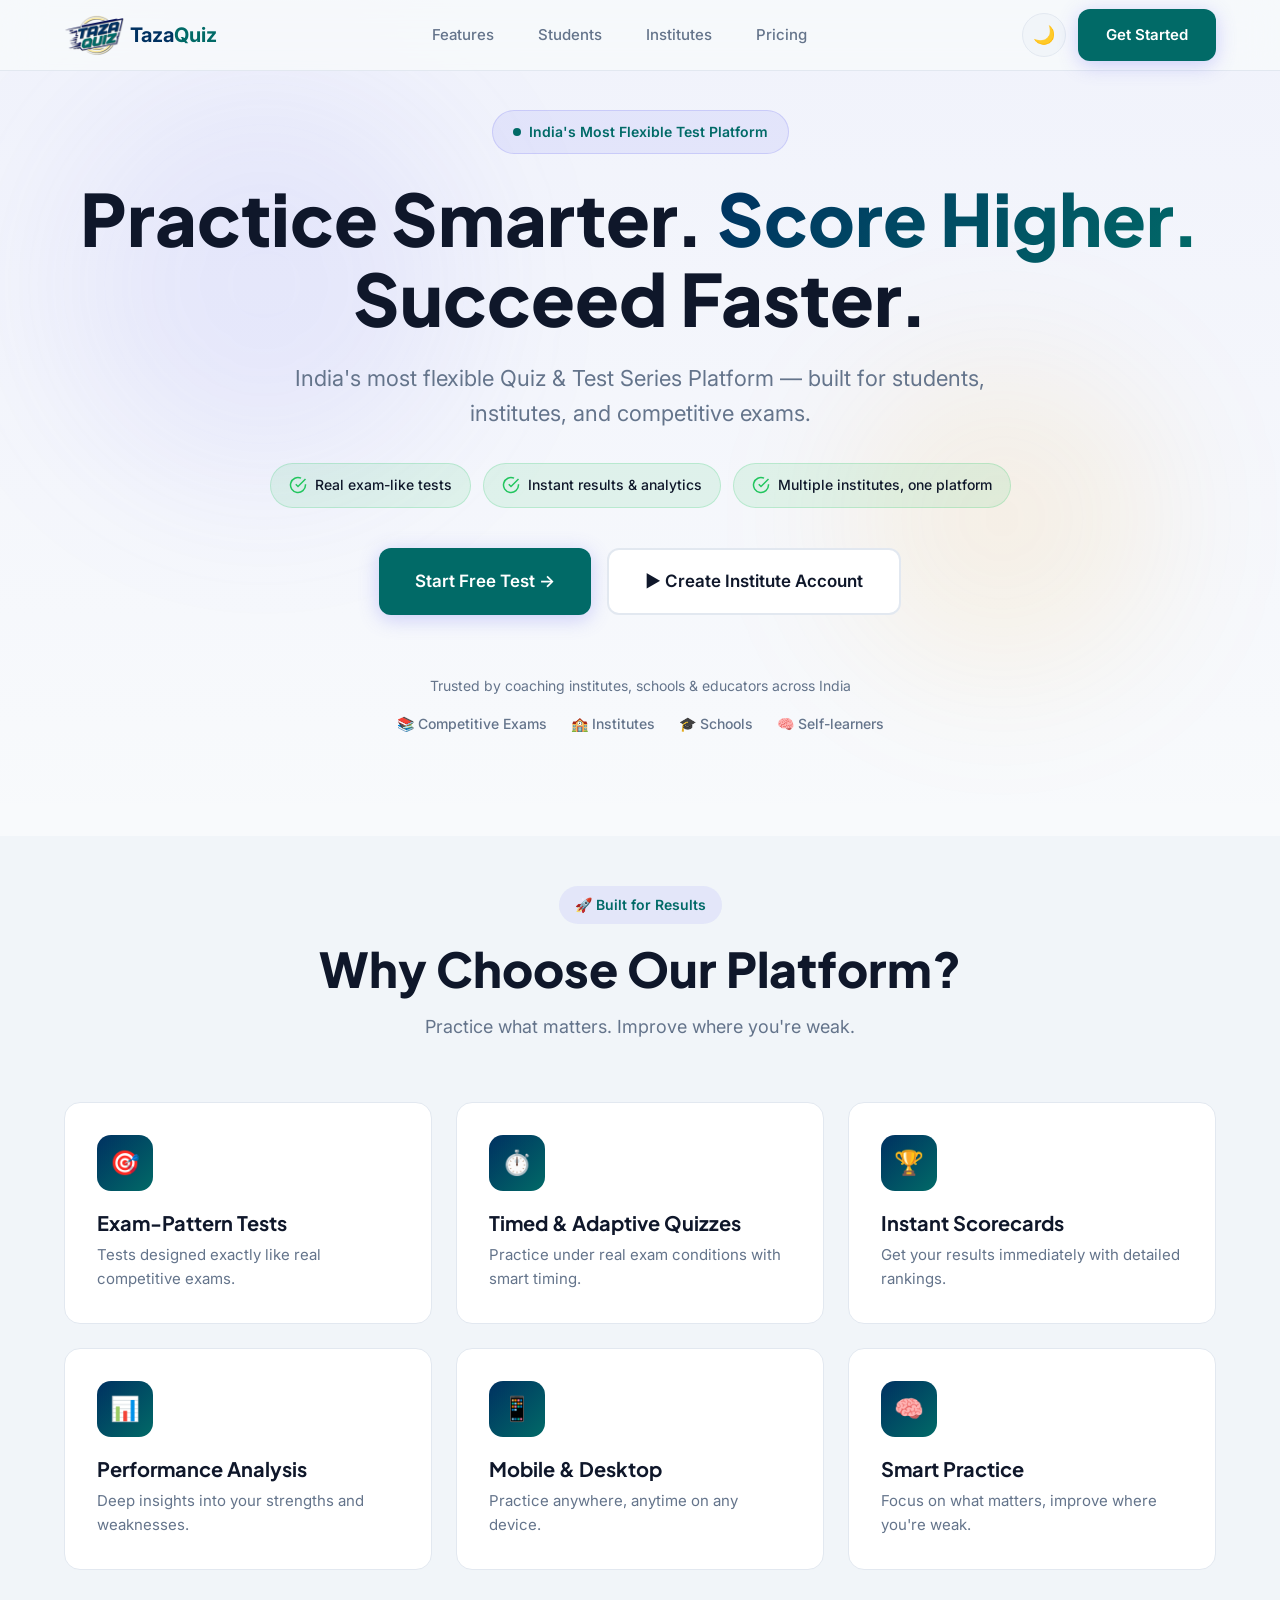
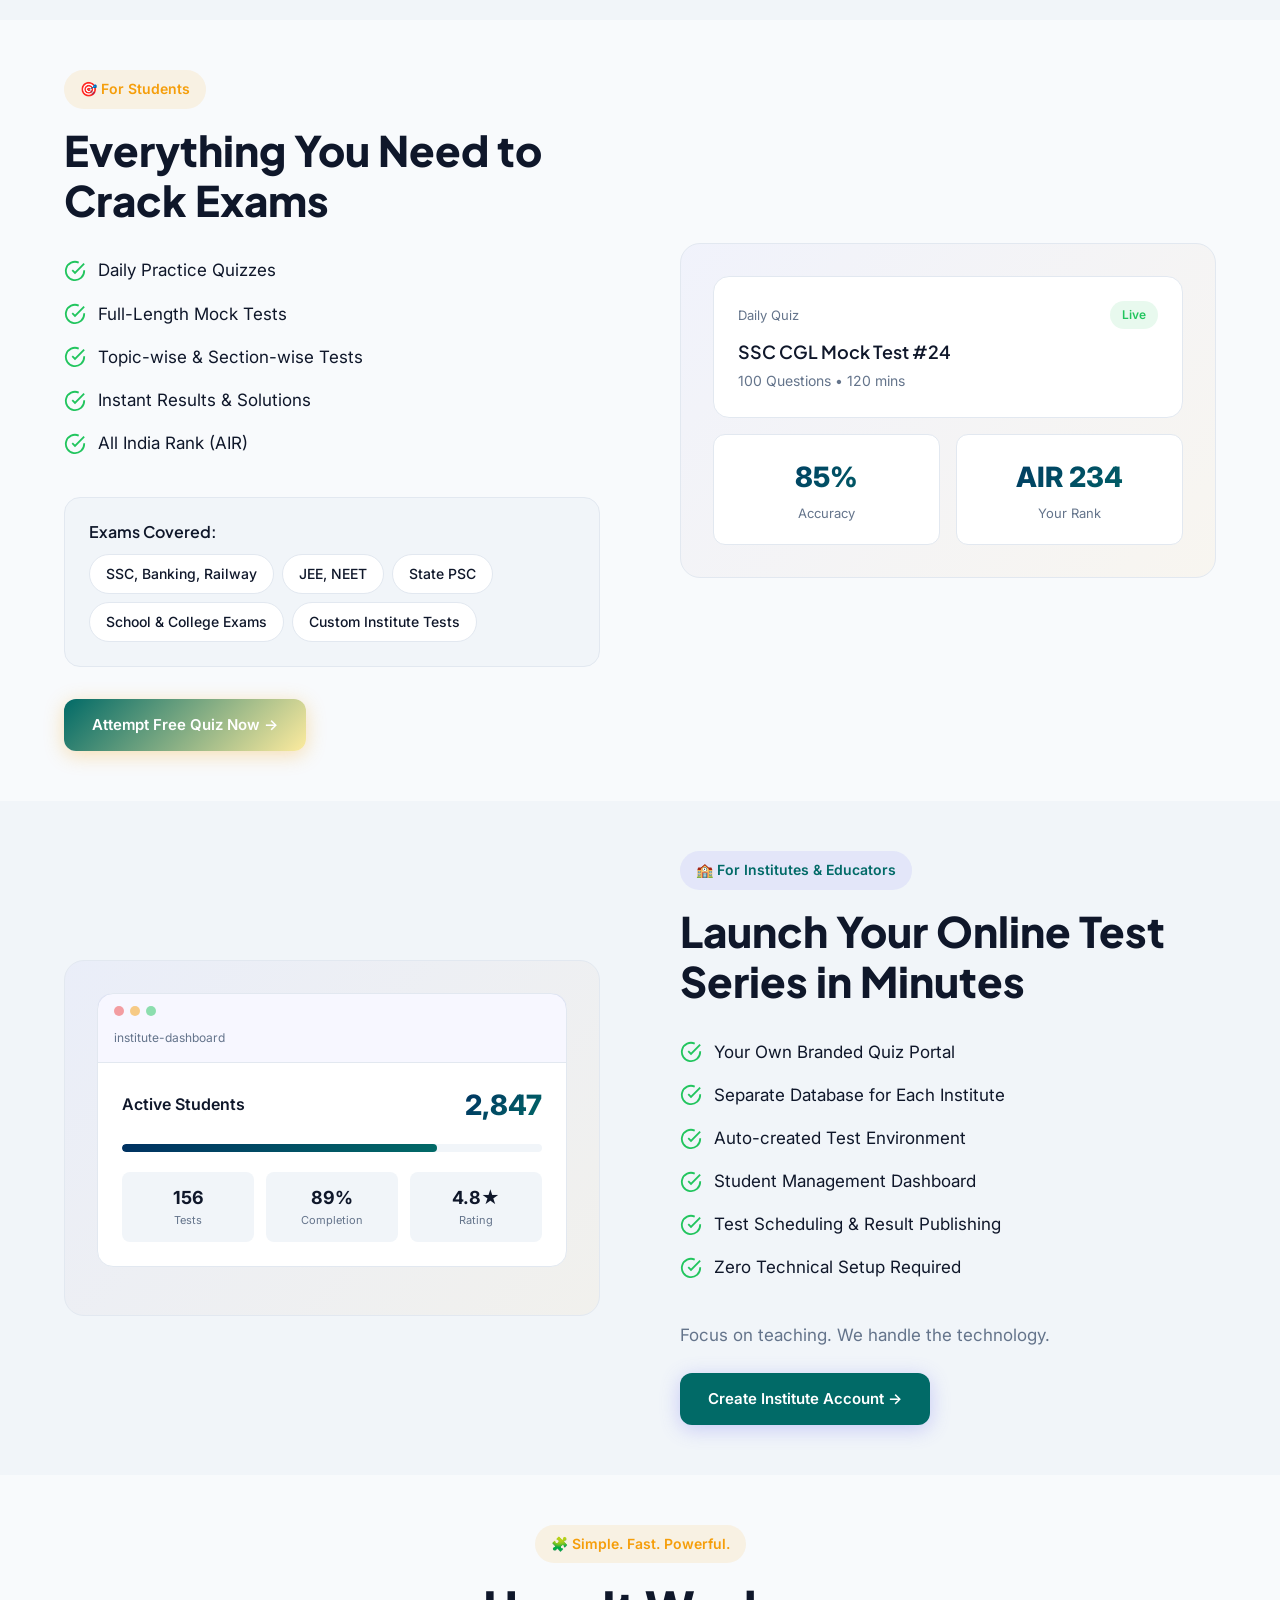
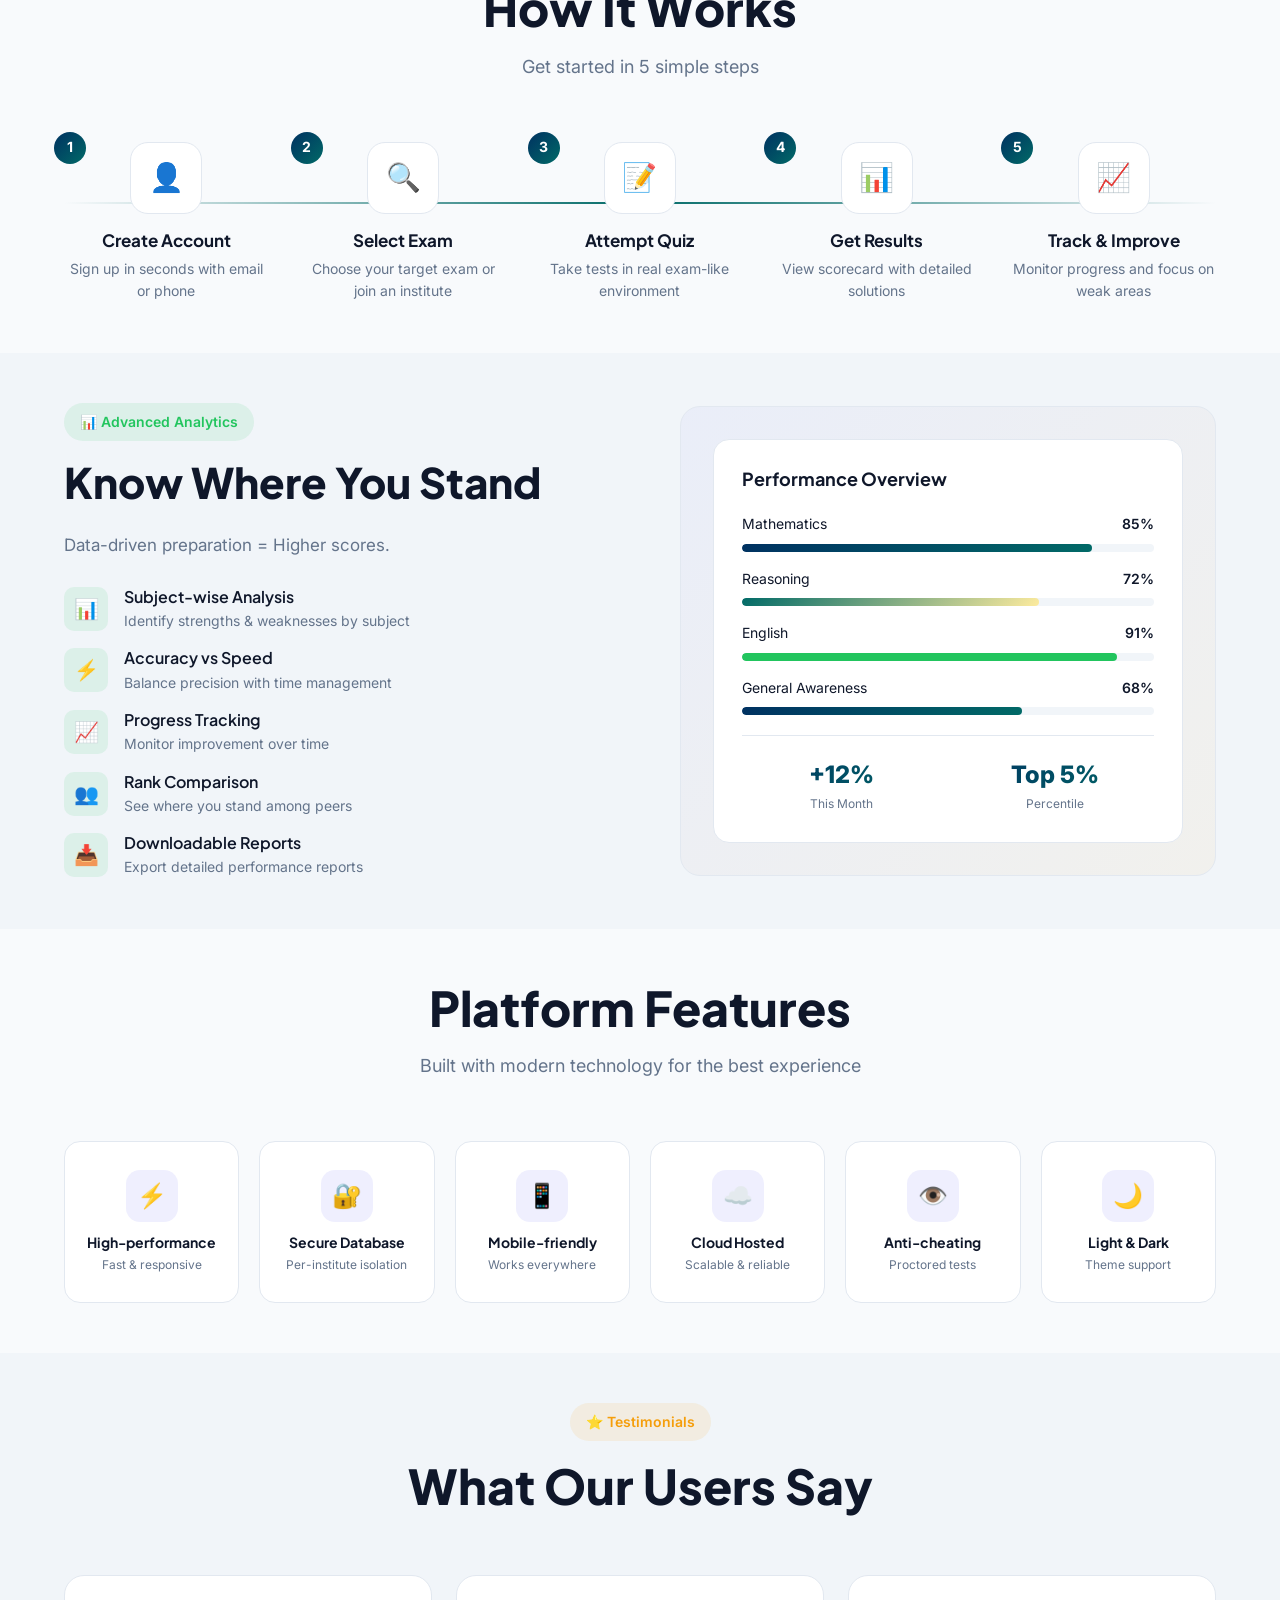
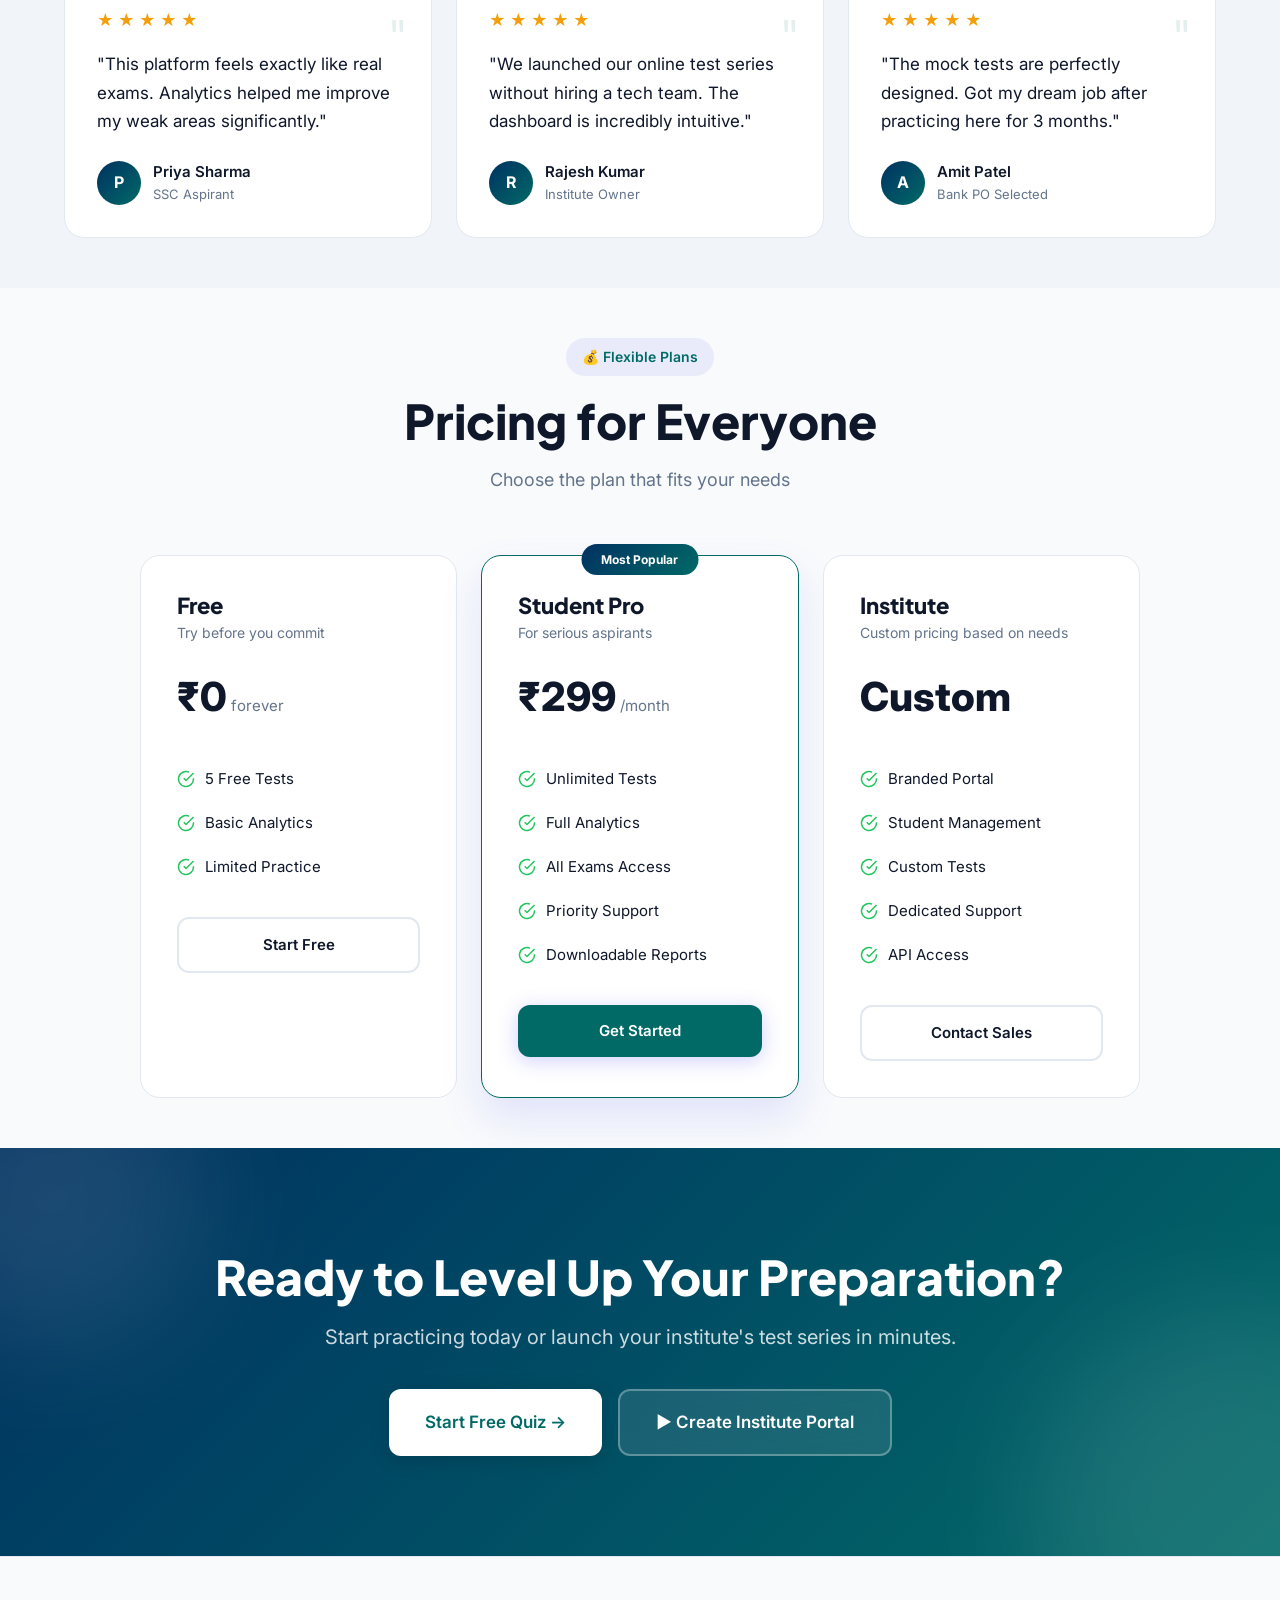
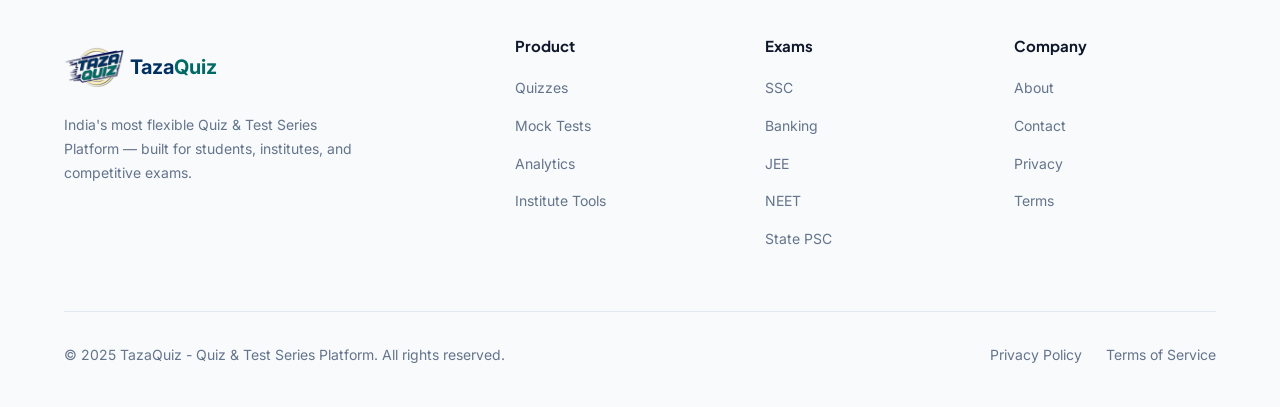
<file: index.html>
<!DOCTYPE html>
<html lang="en">
<head>
    <meta charset="UTF-8">
    <meta name="viewport" content="width=device-width, initial-scale=1.0">
    <title>Taza Quiz - Practice Smarter, Score Higher, Succeed Faster</title>

    <!-- Social Media Share : TazaQuiz -->
    <meta property="og:title" content="TazaQuiz – Test Series, Quizzes & Courses" />
    <meta property="og:site_name" content="TazaQuiz" />
    <meta property="og:url" content="https://tazaquiz.com" />
    <meta property="og:description" content="TazaQuiz offers smart test series, interactive quizzes, and structured courses to help you practice better, score higher, and succeed faster." />
    <meta property="og:type" content="website" />
    <meta property="og:image" content="https://tazaquiz.com/assets/logo.png" />

    <!-- Twitter Cards -->
    <meta name="twitter:card" content="summary_large_image" />
    <meta name="twitter:title" content="TazaQuiz – Test Series, Quizzes & Courses" />
    <meta name="twitter:description" content="Practice with exam-ready test series, quizzes, and courses on TazaQuiz. Built for students and institutes." />
    <meta name="twitter:site" content="@TazaQuiz" />
    <meta name="twitter:creator" content="@TazaQuiz" />
    <meta name="twitter:image" content="https://tazaquiz.com/assets/logo.png" />


    <!-- Favicon -->
    <link rel="apple-touch-icon" sizes="180x180" href="/assets/180.png">
    <link rel="icon" type="image/png" sizes="32x32" href="/assets/32.png">
    <link rel="icon" type="image/png" sizes="16x16" href="/assets/16.png">
    <link rel="manifest" href="/site.webmanifest">
    <!-- Browser Theme Colors -->
    <meta name="msapplication-TileColor" content="#003161">
    <meta name="theme-color" content="#003161">

    <meta name="description" content="India's most flexible Quiz & Test Series Platform — built for students, institutes, and competitive exams.">
    <meta name="keywords" content="quiz, test series, mock tests, SSC, Banking, JEE, NEET, competitive exams">
    <link rel="preconnect" href="https://fonts.googleapis.com">
    <link rel="preconnect" href="https://fonts.gstatic.com" crossorigin>
    <link href="https://fonts.googleapis.com/css2?family=Inter:wght@400;500;600;700;800&family=Plus+Jakarta+Sans:wght@600;700;800&display=swap" rel="stylesheet">
   <link href="./libs/styles.css" rel="stylesheet" />
</head>
<body>
    <!-- Header -->
    <header class="header">
        <div class="container">
            <div class="header-inner">
                <a href="#" class="logo">
                    <div class="logo-icon">
                        <img src="./assets/logo.png" alt="" srcset="">
                    </div>
                    <span style="color: var(--primary-dark)">Taza<span style="color: var(--primary)">Quiz</span></span>
                </a>

                <nav class="nav">
                    <a href="#features" class="nav-link">Features</a>
                    <a href="#students" class="nav-link">Students</a>
                    <a href="#institutes" class="nav-link">Institutes</a>
                    <a href="#pricing" class="nav-link">Pricing</a>
                </nav>

                <div class="header-actions">
                    <button class="theme-toggle" onclick="toggleTheme()" aria-label="Toggle theme">
                        <span class="theme-icon">🌙</span>
                    </button>
                    <!-- <a href="#" class="btn btn-secondary">Login</a> -->
                    <a href="#" class="btn btn-primary">Get Started</a>
                    <button class="mobile-menu-btn" onclick="toggleMobileMenu()" aria-label="Menu">
                        <span></span>
                        <span></span>
                        <span></span>
                    </button>
                </div>
            </div>

            <nav class="mobile-nav" id="mobileNav">
                <a href="#features">Features</a>
                <a href="#students">Students</a>
                <a href="#institutes">Institutes</a>
                <a href="#pricing">Pricing</a>
                <a href="#">Login</a>
                <a href="#" class="btn btn-primary" style="margin-top: 12px; display: block; text-align: center;">Get Started</a>
            </nav>
        </div>
    </header>

    <!-- Hero Section -->
    <section class="hero">
        <div class="hero-blob hero-blob-1"></div>
        <div class="hero-blob hero-blob-2"></div>

        <div class="container">
            <div class="hero-badge animate-fade-up">India's Most Flexible Test Platform</div>

            <h1 class="hero-title animate-fade-up delay-1">
                Practice Smarter. <span class="gradient-text">Score Higher.</span><br>Succeed Faster.
            </h1>

            <p class="hero-desc animate-fade-up delay-2">
                India's most flexible Quiz & Test Series Platform — built for students, institutes, and competitive exams.
            </p>

            <div class="hero-features animate-fade-up delay-3">
                <div class="hero-feature">
                    <svg viewBox="0 0 24 24" fill="none" stroke="currentColor" stroke-width="2"><path d="M22 11.08V12a10 10 0 1 1-5.93-9.14"/><polyline points="22 4 12 14.01 9 11.01"/></svg>
                    Real exam-like tests
                </div>
                <div class="hero-feature">
                    <svg viewBox="0 0 24 24" fill="none" stroke="currentColor" stroke-width="2"><path d="M22 11.08V12a10 10 0 1 1-5.93-9.14"/><polyline points="22 4 12 14.01 9 11.01"/></svg>
                    Instant results & analytics
                </div>
                <div class="hero-feature">
                    <svg viewBox="0 0 24 24" fill="none" stroke="currentColor" stroke-width="2"><path d="M22 11.08V12a10 10 0 1 1-5.93-9.14"/><polyline points="22 4 12 14.01 9 11.01"/></svg>
                    Multiple institutes, one platform
                </div>
            </div>

            <div class="hero-buttons animate-fade-up delay-4">
                <a href="#" class="btn btn-primary btn-lg">Start Free Test →</a>
                <a href="#" class="btn btn-secondary btn-lg">▶ Create Institute Account</a>
            </div>

            <p class="hero-trust animate-fade-up delay-5">Trusted by coaching institutes, schools & educators across India</p>
            <div class="hero-trust-items animate-fade-up delay-5">
                <span class="hero-trust-item">📚 Competitive Exams</span>
                <span class="hero-trust-item">🏫 Institutes</span>
                <span class="hero-trust-item">🎓 Schools</span>
                <span class="hero-trust-item">🧠 Self-learners</span>
            </div>
        </div>
    </section>

    <!-- Features Section -->
    <section id="features" class="section section-alt">
        <div class="container">
            <div class="section-header reveal">
                <div class="section-badge">🚀 Built for Results</div>
                <h2 class="section-title">Why Choose Our Platform?</h2>
                <p class="section-desc">Practice what matters. Improve where you're weak.</p>
            </div>

            <div class="features-grid">
                <div class="feature-card reveal">
                    <div class="feature-icon">🎯</div>
                    <h3 class="feature-title">Exam-Pattern Tests</h3>
                    <p class="feature-desc">Tests designed exactly like real competitive exams.</p>
                </div>
                <div class="feature-card reveal">
                    <div class="feature-icon">⏱️</div>
                    <h3 class="feature-title">Timed & Adaptive Quizzes</h3>
                    <p class="feature-desc">Practice under real exam conditions with smart timing.</p>
                </div>
                <div class="feature-card reveal">
                    <div class="feature-icon">🏆</div>
                    <h3 class="feature-title">Instant Scorecards</h3>
                    <p class="feature-desc">Get your results immediately with detailed rankings.</p>
                </div>
                <div class="feature-card reveal">
                    <div class="feature-icon">📊</div>
                    <h3 class="feature-title">Performance Analysis</h3>
                    <p class="feature-desc">Deep insights into your strengths and weaknesses.</p>
                </div>
                <div class="feature-card reveal">
                    <div class="feature-icon">📱</div>
                    <h3 class="feature-title">Mobile & Desktop</h3>
                    <p class="feature-desc">Practice anywhere, anytime on any device.</p>
                </div>
                <div class="feature-card reveal">
                    <div class="feature-icon">🧠</div>
                    <h3 class="feature-title">Smart Practice</h3>
                    <p class="feature-desc">Focus on what matters, improve where you're weak.</p>
                </div>
            </div>
        </div>
    </section>

    <!-- For Students Section -->
    <section id="students" class="section">
        <div class="container">
            <div class="split-section">
                <div class="split-content reveal">
                    <div class="section-badge" style="background: rgba(245, 158, 11, 0.1); color: var(--accent);">🎯 For Students</div>
                    <h2 class="split-title">Everything You Need to Crack Exams</h2>

                    <ul class="feature-list">
                        <li>
                            <svg viewBox="0 0 24 24" fill="none" stroke="currentColor" stroke-width="2"><path d="M22 11.08V12a10 10 0 1 1-5.93-9.14"/><polyline points="22 4 12 14.01 9 11.01"/></svg>
                            Daily Practice Quizzes
                        </li>
                        <li>
                            <svg viewBox="0 0 24 24" fill="none" stroke="currentColor" stroke-width="2"><path d="M22 11.08V12a10 10 0 1 1-5.93-9.14"/><polyline points="22 4 12 14.01 9 11.01"/></svg>
                            Full-Length Mock Tests
                        </li>
                        <li>
                            <svg viewBox="0 0 24 24" fill="none" stroke="currentColor" stroke-width="2"><path d="M22 11.08V12a10 10 0 1 1-5.93-9.14"/><polyline points="22 4 12 14.01 9 11.01"/></svg>
                            Topic-wise & Section-wise Tests
                        </li>
                        <li>
                            <svg viewBox="0 0 24 24" fill="none" stroke="currentColor" stroke-width="2"><path d="M22 11.08V12a10 10 0 1 1-5.93-9.14"/><polyline points="22 4 12 14.01 9 11.01"/></svg>
                            Instant Results & Solutions
                        </li>
                        <li>
                            <svg viewBox="0 0 24 24" fill="none" stroke="currentColor" stroke-width="2"><path d="M22 11.08V12a10 10 0 1 1-5.93-9.14"/><polyline points="22 4 12 14.01 9 11.01"/></svg>
                            All India Rank (AIR)
                        </li>
                    </ul>

                    <div class="exams-box">
                        <h4>Exams Covered:</h4>
                        <div class="exam-tags">
                            <span class="exam-tag">SSC, Banking, Railway</span>
                            <span class="exam-tag">JEE, NEET</span>
                            <span class="exam-tag">State PSC</span>
                            <span class="exam-tag">School & College Exams</span>
                            <span class="exam-tag">Custom Institute Tests</span>
                        </div>
                    </div>

                    <a href="#" class="btn btn-accent">Attempt Free Quiz Now →</a>
                </div>

                <div class="split-visual reveal">
                    <div class="visual-card">
                        <div class="mock-card">
                            <div class="mock-card-header">
                                <span class="mock-card-label">Daily Quiz</span>
                                <span class="mock-card-badge">Live</span>
                            </div>
                            <h4 class="mock-card-title">SSC CGL Mock Test #24</h4>
                            <p class="mock-card-meta">100 Questions • 120 mins</p>
                        </div>
                        <div class="stats-row">
                            <div class="stat-card">
                                <div class="stat-value">85%</div>
                                <div class="stat-label">Accuracy</div>
                            </div>
                            <div class="stat-card">
                                <div class="stat-value">AIR 234</div>
                                <div class="stat-label">Your Rank</div>
                            </div>
                        </div>
                    </div>
                </div>
            </div>
        </div>
    </section>

    <!-- For Institutes Section -->
    <section id="institutes" class="section section-alt">
        <div class="container">
            <div class="split-section">
                <div class="split-visual reveal">
                    <div class="visual-card">
                        <div class="mock-card">
                            <div style="background: rgba(99, 102, 241, 0.05); padding: 12px 16px; margin: -24px -24px 20px; border-radius: 12px 12px 0 0; border-bottom: 1px solid var(--border);">
                                <div style="display: flex; gap: 6px; margin-bottom: 8px;">
                                    <span style="width: 10px; height: 10px; border-radius: 50%; background: #ef4444; opacity: 0.5;"></span>
                                    <span style="width: 10px; height: 10px; border-radius: 50%; background: #f59e0b; opacity: 0.5;"></span>
                                    <span style="width: 10px; height: 10px; border-radius: 50%; background: #22c55e; opacity: 0.5;"></span>
                                </div>
                                <span style="font-size: 12px; color: var(--text-muted);">institute-dashboard</span>
                            </div>
                            <div style="display: flex; justify-content: space-between; align-items: center; margin-bottom: 16px;">
                                <span style="font-weight: 600;">Active Students</span>
                                <span class="stat-value">2,847</span>
                            </div>
                            <div class="progress-track" style="margin-bottom: 20px;">
                                <div class="progress-fill primary" style="width: 75%;"></div>
                            </div>
                            <div style="display: grid; grid-template-columns: repeat(3, 1fr); gap: 12px;">
                                <div style="text-align: center; padding: 12px; background: var(--bg-secondary); border-radius: 8px;">
                                    <div style="font-size: 18px; font-weight: 700;">156</div>
                                    <div style="font-size: 11px; color: var(--text-muted);">Tests</div>
                                </div>
                                <div style="text-align: center; padding: 12px; background: var(--bg-secondary); border-radius: 8px;">
                                    <div style="font-size: 18px; font-weight: 700;">89%</div>
                                    <div style="font-size: 11px; color: var(--text-muted);">Completion</div>
                                </div>
                                <div style="text-align: center; padding: 12px; background: var(--bg-secondary); border-radius: 8px;">
                                    <div style="font-size: 18px; font-weight: 700;">4.8★</div>
                                    <div style="font-size: 11px; color: var(--text-muted);">Rating</div>
                                </div>
                            </div>
                        </div>
                    </div>
                </div>

                <div class="split-content reveal">
                    <div class="section-badge">🏫 For Institutes & Educators</div>
                    <h2 class="split-title">Launch Your Online Test Series in Minutes</h2>

                    <ul class="feature-list">
                        <li>
                            <svg viewBox="0 0 24 24" fill="none" stroke="currentColor" stroke-width="2"><path d="M22 11.08V12a10 10 0 1 1-5.93-9.14"/><polyline points="22 4 12 14.01 9 11.01"/></svg>
                            Your Own Branded Quiz Portal
                        </li>
                        <li>
                            <svg viewBox="0 0 24 24" fill="none" stroke="currentColor" stroke-width="2"><path d="M22 11.08V12a10 10 0 1 1-5.93-9.14"/><polyline points="22 4 12 14.01 9 11.01"/></svg>
                            Separate Database for Each Institute
                        </li>
                        <li>
                            <svg viewBox="0 0 24 24" fill="none" stroke="currentColor" stroke-width="2"><path d="M22 11.08V12a10 10 0 1 1-5.93-9.14"/><polyline points="22 4 12 14.01 9 11.01"/></svg>
                            Auto-created Test Environment
                        </li>
                        <li>
                            <svg viewBox="0 0 24 24" fill="none" stroke="currentColor" stroke-width="2"><path d="M22 11.08V12a10 10 0 1 1-5.93-9.14"/><polyline points="22 4 12 14.01 9 11.01"/></svg>
                            Student Management Dashboard
                        </li>
                        <li>
                            <svg viewBox="0 0 24 24" fill="none" stroke="currentColor" stroke-width="2"><path d="M22 11.08V12a10 10 0 1 1-5.93-9.14"/><polyline points="22 4 12 14.01 9 11.01"/></svg>
                            Test Scheduling & Result Publishing
                        </li>
                        <li>
                            <svg viewBox="0 0 24 24" fill="none" stroke="currentColor" stroke-width="2"><path d="M22 11.08V12a10 10 0 1 1-5.93-9.14"/><polyline points="22 4 12 14.01 9 11.01"/></svg>
                            Zero Technical Setup Required
                        </li>
                    </ul>

                    <p style="color: var(--text-muted); margin-bottom: 24px; font-size: 17px;">Focus on teaching. We handle the technology.</p>

                    <a href="#" class="btn btn-primary">Create Institute Account →</a>
                </div>
            </div>
        </div>
    </section>

    <!-- How It Works Section -->
    <section class="section">
        <div class="container">
            <div class="section-header reveal">
                <div class="section-badge" style="background: rgba(245, 158, 11, 0.1); color: var(--accent);">🧩 Simple. Fast. Powerful.</div>
                <h2 class="section-title">How It Works</h2>
                <p class="section-desc">Get started in 5 simple steps</p>
            </div>

            <div class="steps-container">
                <div class="steps-line"></div>
                <div class="steps-grid">
                    <div class="step-card reveal">
                        <div class="step-number">1</div>
                        <div class="step-icon">👤</div>
                        <h3 class="step-title">Create Account</h3>
                        <p class="step-desc">Sign up in seconds with email or phone</p>
                    </div>
                    <div class="step-card reveal">
                        <div class="step-number">2</div>
                        <div class="step-icon">🔍</div>
                        <h3 class="step-title">Select Exam</h3>
                        <p class="step-desc">Choose your target exam or join an institute</p>
                    </div>
                    <div class="step-card reveal">
                        <div class="step-number">3</div>
                        <div class="step-icon">📝</div>
                        <h3 class="step-title">Attempt Quiz</h3>
                        <p class="step-desc">Take tests in real exam-like environment</p>
                    </div>
                    <div class="step-card reveal">
                        <div class="step-number">4</div>
                        <div class="step-icon">📊</div>
                        <h3 class="step-title">Get Results</h3>
                        <p class="step-desc">View scorecard with detailed solutions</p>
                    </div>
                    <div class="step-card reveal">
                        <div class="step-number">5</div>
                        <div class="step-icon">📈</div>
                        <h3 class="step-title">Track & Improve</h3>
                        <p class="step-desc">Monitor progress and focus on weak areas</p>
                    </div>
                </div>
            </div>
        </div>
    </section>

    <!-- Analytics Section -->
    <section class="section section-alt">
        <div class="container">
            <div class="split-section">
                <div class="split-content reveal">
                    <div class="section-badge" style="background: rgba(34, 197, 94, 0.1); color: var(--success);">📊 Advanced Analytics</div>
                    <h2 class="split-title">Know Where You Stand</h2>
                    <p style="color: var(--text-muted); font-size: 17px; margin-bottom: 28px;">Data-driven preparation = Higher scores.</p>

                    <div class="analytics-list">
                        <div class="analytics-item">
                            <div class="analytics-icon">📊</div>
                            <div>
                                <h4 class="analytics-title">Subject-wise Analysis</h4>
                                <p class="analytics-desc">Identify strengths & weaknesses by subject</p>
                            </div>
                        </div>
                        <div class="analytics-item">
                            <div class="analytics-icon">⚡</div>
                            <div>
                                <h4 class="analytics-title">Accuracy vs Speed</h4>
                                <p class="analytics-desc">Balance precision with time management</p>
                            </div>
                        </div>
                        <div class="analytics-item">
                            <div class="analytics-icon">📈</div>
                            <div>
                                <h4 class="analytics-title">Progress Tracking</h4>
                                <p class="analytics-desc">Monitor improvement over time</p>
                            </div>
                        </div>
                        <div class="analytics-item">
                            <div class="analytics-icon">👥</div>
                            <div>
                                <h4 class="analytics-title">Rank Comparison</h4>
                                <p class="analytics-desc">See where you stand among peers</p>
                            </div>
                        </div>
                        <div class="analytics-item">
                            <div class="analytics-icon">📥</div>
                            <div>
                                <h4 class="analytics-title">Downloadable Reports</h4>
                                <p class="analytics-desc">Export detailed performance reports</p>
                            </div>
                        </div>
                    </div>
                </div>

                <div class="split-visual reveal">
                    <div class="visual-card">
                        <div class="chart-card">
                            <h4 class="chart-title">Performance Overview</h4>

                            <div class="progress-bar-container">
                                <div class="progress-label">
                                    <span>Mathematics</span>
                                    <span>85%</span>
                                </div>
                                <div class="progress-track">
                                    <div class="progress-fill primary" style="width: 85%;"></div>
                                </div>
                            </div>

                            <div class="progress-bar-container">
                                <div class="progress-label">
                                    <span>Reasoning</span>
                                    <span>72%</span>
                                </div>
                                <div class="progress-track">
                                    <div class="progress-fill accent" style="width: 72%;"></div>
                                </div>
                            </div>

                            <div class="progress-bar-container">
                                <div class="progress-label">
                                    <span>English</span>
                                    <span>91%</span>
                                </div>
                                <div class="progress-track">
                                    <div class="progress-fill success" style="width: 91%;"></div>
                                </div>
                            </div>

                            <div class="progress-bar-container">
                                <div class="progress-label">
                                    <span>General Awareness</span>
                                    <span>68%</span>
                                </div>
                                <div class="progress-track">
                                    <div class="progress-fill primary" style="width: 68%;"></div>
                                </div>
                            </div>

                            <div class="mini-stats">
                                <div class="mini-stat">
                                    <div class="mini-stat-value">+12%</div>
                                    <div class="mini-stat-label">This Month</div>
                                </div>
                                <div class="mini-stat">
                                    <div class="mini-stat-value">Top 5%</div>
                                    <div class="mini-stat-label">Percentile</div>
                                </div>
                            </div>
                        </div>
                    </div>
                </div>
            </div>
        </div>
    </section>

    <!-- Platform Features Section -->
    <section class="section">
        <div class="container">
            <div class="section-header reveal">
                <h2 class="section-title">Platform Features</h2>
                <p class="section-desc">Built with modern technology for the best experience</p>
            </div>

            <div class="platform-grid">
                <div class="platform-card reveal">
                    <div class="platform-icon"><span>⚡</span></div>
                    <h3 class="platform-title">High-performance</h3>
                    <p class="platform-desc">Fast & responsive</p>
                </div>
                <div class="platform-card reveal">
                    <div class="platform-icon"><span>🔐</span></div>
                    <h3 class="platform-title">Secure Database</h3>
                    <p class="platform-desc">Per-institute isolation</p>
                </div>
                <div class="platform-card reveal">
                    <div class="platform-icon"><span>📱</span></div>
                    <h3 class="platform-title">Mobile-friendly</h3>
                    <p class="platform-desc">Works everywhere</p>
                </div>
                <div class="platform-card reveal">
                    <div class="platform-icon"><span>☁️</span></div>
                    <h3 class="platform-title">Cloud Hosted</h3>
                    <p class="platform-desc">Scalable & reliable</p>
                </div>
                <div class="platform-card reveal">
                    <div class="platform-icon"><span>👁️</span></div>
                    <h3 class="platform-title">Anti-cheating</h3>
                    <p class="platform-desc">Proctored tests</p>
                </div>
                <div class="platform-card reveal">
                    <div class="platform-icon"><span>🌙</span></div>
                    <h3 class="platform-title">Light & Dark</h3>
                    <p class="platform-desc">Theme support</p>
                </div>
            </div>
        </div>
    </section>

    <!-- Testimonials Section -->
    <section class="section section-alt">
        <div class="container">
            <div class="section-header reveal">
                <div class="section-badge" style="background: rgba(245, 158, 11, 0.1); color: var(--accent);">⭐ Testimonials</div>
                <h2 class="section-title">What Our Users Say</h2>
            </div>

            <div class="testimonials-grid">
                <div class="testimonial-card reveal">
                    <div class="testimonial-quote-icon">"</div>
                    <div class="testimonial-stars">
                        <span>★</span><span>★</span><span>★</span><span>★</span><span>★</span>
                    </div>
                    <p class="testimonial-text">"This platform feels exactly like real exams. Analytics helped me improve my weak areas significantly."</p>
                    <div class="testimonial-author">
                        <div class="testimonial-avatar">P</div>
                        <div>
                            <div class="testimonial-name">Priya Sharma</div>
                            <div class="testimonial-role">SSC Aspirant</div>
                        </div>
                    </div>
                </div>

                <div class="testimonial-card reveal">
                    <div class="testimonial-quote-icon">"</div>
                    <div class="testimonial-stars">
                        <span>★</span><span>★</span><span>★</span><span>★</span><span>★</span>
                    </div>
                    <p class="testimonial-text">"We launched our online test series without hiring a tech team. The dashboard is incredibly intuitive."</p>
                    <div class="testimonial-author">
                        <div class="testimonial-avatar">R</div>
                        <div>
                            <div class="testimonial-name">Rajesh Kumar</div>
                            <div class="testimonial-role">Institute Owner</div>
                        </div>
                    </div>
                </div>

                <div class="testimonial-card reveal">
                    <div class="testimonial-quote-icon">"</div>
                    <div class="testimonial-stars">
                        <span>★</span><span>★</span><span>★</span><span>★</span><span>★</span>
                    </div>
                    <p class="testimonial-text">"The mock tests are perfectly designed. Got my dream job after practicing here for 3 months."</p>
                    <div class="testimonial-author">
                        <div class="testimonial-avatar">A</div>
                        <div>
                            <div class="testimonial-name">Amit Patel</div>
                            <div class="testimonial-role">Bank PO Selected</div>
                        </div>
                    </div>
                </div>
            </div>
        </div>
    </section>

    <!-- Pricing Section -->
    <section id="pricing" class="section">
        <div class="container">
            <div class="section-header reveal">
                <div class="section-badge">💰 Flexible Plans</div>
                <h2 class="section-title">Pricing for Everyone</h2>
                <p class="section-desc">Choose the plan that fits your needs</p>
            </div>

            <div class="pricing-grid">
                <div class="pricing-card reveal">
                    <h3 class="pricing-name">Free</h3>
                    <p class="pricing-desc">Try before you commit</p>
                    <div class="pricing-price">
                        <span class="pricing-amount">₹0</span>
                        <span class="pricing-period">forever</span>
                    </div>
                    <ul class="pricing-features">
                        <li>
                            <svg viewBox="0 0 24 24" fill="none" stroke="currentColor" stroke-width="2"><path d="M22 11.08V12a10 10 0 1 1-5.93-9.14"/><polyline points="22 4 12 14.01 9 11.01"/></svg>
                            5 Free Tests
                        </li>
                        <li>
                            <svg viewBox="0 0 24 24" fill="none" stroke="currentColor" stroke-width="2"><path d="M22 11.08V12a10 10 0 1 1-5.93-9.14"/><polyline points="22 4 12 14.01 9 11.01"/></svg>
                            Basic Analytics
                        </li>
                        <li>
                            <svg viewBox="0 0 24 24" fill="none" stroke="currentColor" stroke-width="2"><path d="M22 11.08V12a10 10 0 1 1-5.93-9.14"/><polyline points="22 4 12 14.01 9 11.01"/></svg>
                            Limited Practice
                        </li>
                    </ul>
                    <a href="#" class="btn btn-secondary">Start Free</a>
                </div>

                <div class="pricing-card popular reveal">
                    <div class="pricing-popular-badge">Most Popular</div>
                    <h3 class="pricing-name">Student Pro</h3>
                    <p class="pricing-desc">For serious aspirants</p>
                    <div class="pricing-price">
                        <span class="pricing-amount">₹299</span>
                        <span class="pricing-period">/month</span>
                    </div>
                    <ul class="pricing-features">
                        <li>
                            <svg viewBox="0 0 24 24" fill="none" stroke="currentColor" stroke-width="2"><path d="M22 11.08V12a10 10 0 1 1-5.93-9.14"/><polyline points="22 4 12 14.01 9 11.01"/></svg>
                            Unlimited Tests
                        </li>
                        <li>
                            <svg viewBox="0 0 24 24" fill="none" stroke="currentColor" stroke-width="2"><path d="M22 11.08V12a10 10 0 1 1-5.93-9.14"/><polyline points="22 4 12 14.01 9 11.01"/></svg>
                            Full Analytics
                        </li>
                        <li>
                            <svg viewBox="0 0 24 24" fill="none" stroke="currentColor" stroke-width="2"><path d="M22 11.08V12a10 10 0 1 1-5.93-9.14"/><polyline points="22 4 12 14.01 9 11.01"/></svg>
                            All Exams Access
                        </li>
                        <li>
                            <svg viewBox="0 0 24 24" fill="none" stroke="currentColor" stroke-width="2"><path d="M22 11.08V12a10 10 0 1 1-5.93-9.14"/><polyline points="22 4 12 14.01 9 11.01"/></svg>
                            Priority Support
                        </li>
                        <li>
                            <svg viewBox="0 0 24 24" fill="none" stroke="currentColor" stroke-width="2"><path d="M22 11.08V12a10 10 0 1 1-5.93-9.14"/><polyline points="22 4 12 14.01 9 11.01"/></svg>
                            Downloadable Reports
                        </li>
                    </ul>
                    <a href="#" class="btn btn-primary">Get Started</a>
                </div>

                <div class="pricing-card reveal">
                    <h3 class="pricing-name">Institute</h3>
                    <p class="pricing-desc">Custom pricing based on needs</p>
                    <div class="pricing-price">
                        <span class="pricing-amount">Custom</span>
                    </div>
                    <ul class="pricing-features">
                        <li>
                            <svg viewBox="0 0 24 24" fill="none" stroke="currentColor" stroke-width="2"><path d="M22 11.08V12a10 10 0 1 1-5.93-9.14"/><polyline points="22 4 12 14.01 9 11.01"/></svg>
                            Branded Portal
                        </li>
                        <li>
                            <svg viewBox="0 0 24 24" fill="none" stroke="currentColor" stroke-width="2"><path d="M22 11.08V12a10 10 0 1 1-5.93-9.14"/><polyline points="22 4 12 14.01 9 11.01"/></svg>
                            Student Management
                        </li>
                        <li>
                            <svg viewBox="0 0 24 24" fill="none" stroke="currentColor" stroke-width="2"><path d="M22 11.08V12a10 10 0 1 1-5.93-9.14"/><polyline points="22 4 12 14.01 9 11.01"/></svg>
                            Custom Tests
                        </li>
                        <li>
                            <svg viewBox="0 0 24 24" fill="none" stroke="currentColor" stroke-width="2"><path d="M22 11.08V12a10 10 0 1 1-5.93-9.14"/><polyline points="22 4 12 14.01 9 11.01"/></svg>
                            Dedicated Support
                        </li>
                        <li>
                            <svg viewBox="0 0 24 24" fill="none" stroke="currentColor" stroke-width="2"><path d="M22 11.08V12a10 10 0 1 1-5.93-9.14"/><polyline points="22 4 12 14.01 9 11.01"/></svg>
                            API Access
                        </li>
                    </ul>
                    <a href="#" class="btn btn-secondary">Contact Sales</a>
                </div>
            </div>
        </div>
    </section>

    <!-- CTA Section -->
    <section class="cta-section">
        <div class="container">
            <h2 class="cta-title reveal">Ready to Level Up Your Preparation?</h2>
            <p class="cta-desc reveal">Start practicing today or launch your institute's test series in minutes.</p>
            <div class="cta-buttons reveal">
                <a href="#" class="btn btn-light btn-lg">Start Free Quiz →</a>
                <a href="#" class="btn btn-outline-light btn-lg">▶ Create Institute Portal</a>
            </div>
        </div>
    </section>

    <!-- Footer -->
    <footer class="footer">
        <div class="container">
            <div class="footer-grid">
                <div class="footer-brand">
                    <a href="#" class="logo">
                        <div class="logo-icon">
                            <img src="./assets/logo.png" alt="" srcset="">
                        </div>
                        <span style="color: var(--primary-dark)">Taza<span style="color: var(--primary)">Quiz</span></span>
                    </a>
                    <p>India's most flexible Quiz & Test Series Platform — built for students, institutes, and competitive exams.</p>
                </div>

                <div>
                    <h4 class="footer-title">Product</h4>
                    <ul class="footer-links">
                        <li><a href="#">Quizzes</a></li>
                        <li><a href="#">Mock Tests</a></li>
                        <li><a href="#">Analytics</a></li>
                        <li><a href="#">Institute Tools</a></li>
                    </ul>
                </div>

                <div>
                    <h4 class="footer-title">Exams</h4>
                    <ul class="footer-links">
                        <li><a href="#">SSC</a></li>
                        <li><a href="#">Banking</a></li>
                        <li><a href="#">JEE</a></li>
                        <li><a href="#">NEET</a></li>
                        <li><a href="#">State PSC</a></li>
                    </ul>
                </div>

                <div>
                    <h4 class="footer-title">Company</h4>
                    <ul class="footer-links">
                        <li><a href="#">About</a></li>
                        <li><a href="#">Contact</a></li>
                        <li><a href="privacy_policy.html">Privacy</a></li>
                        <li><a href="#">Terms</a></li>
                    </ul>
                </div>
            </div>

            <div class="footer-bottom">
                <p class="footer-copyright">© 2025 TazaQuiz - Quiz & Test Series Platform. All rights reserved.</p>
                <div class="footer-legal">
                    <a href="privacy_policy.html">Privacy Policy</a>
                    <a href="#">Terms of Service</a>
                </div>
            </div>
        </div>
    </footer>
   
</body>
<script src="./libs/scripts.js"></script>
</html>
</file>
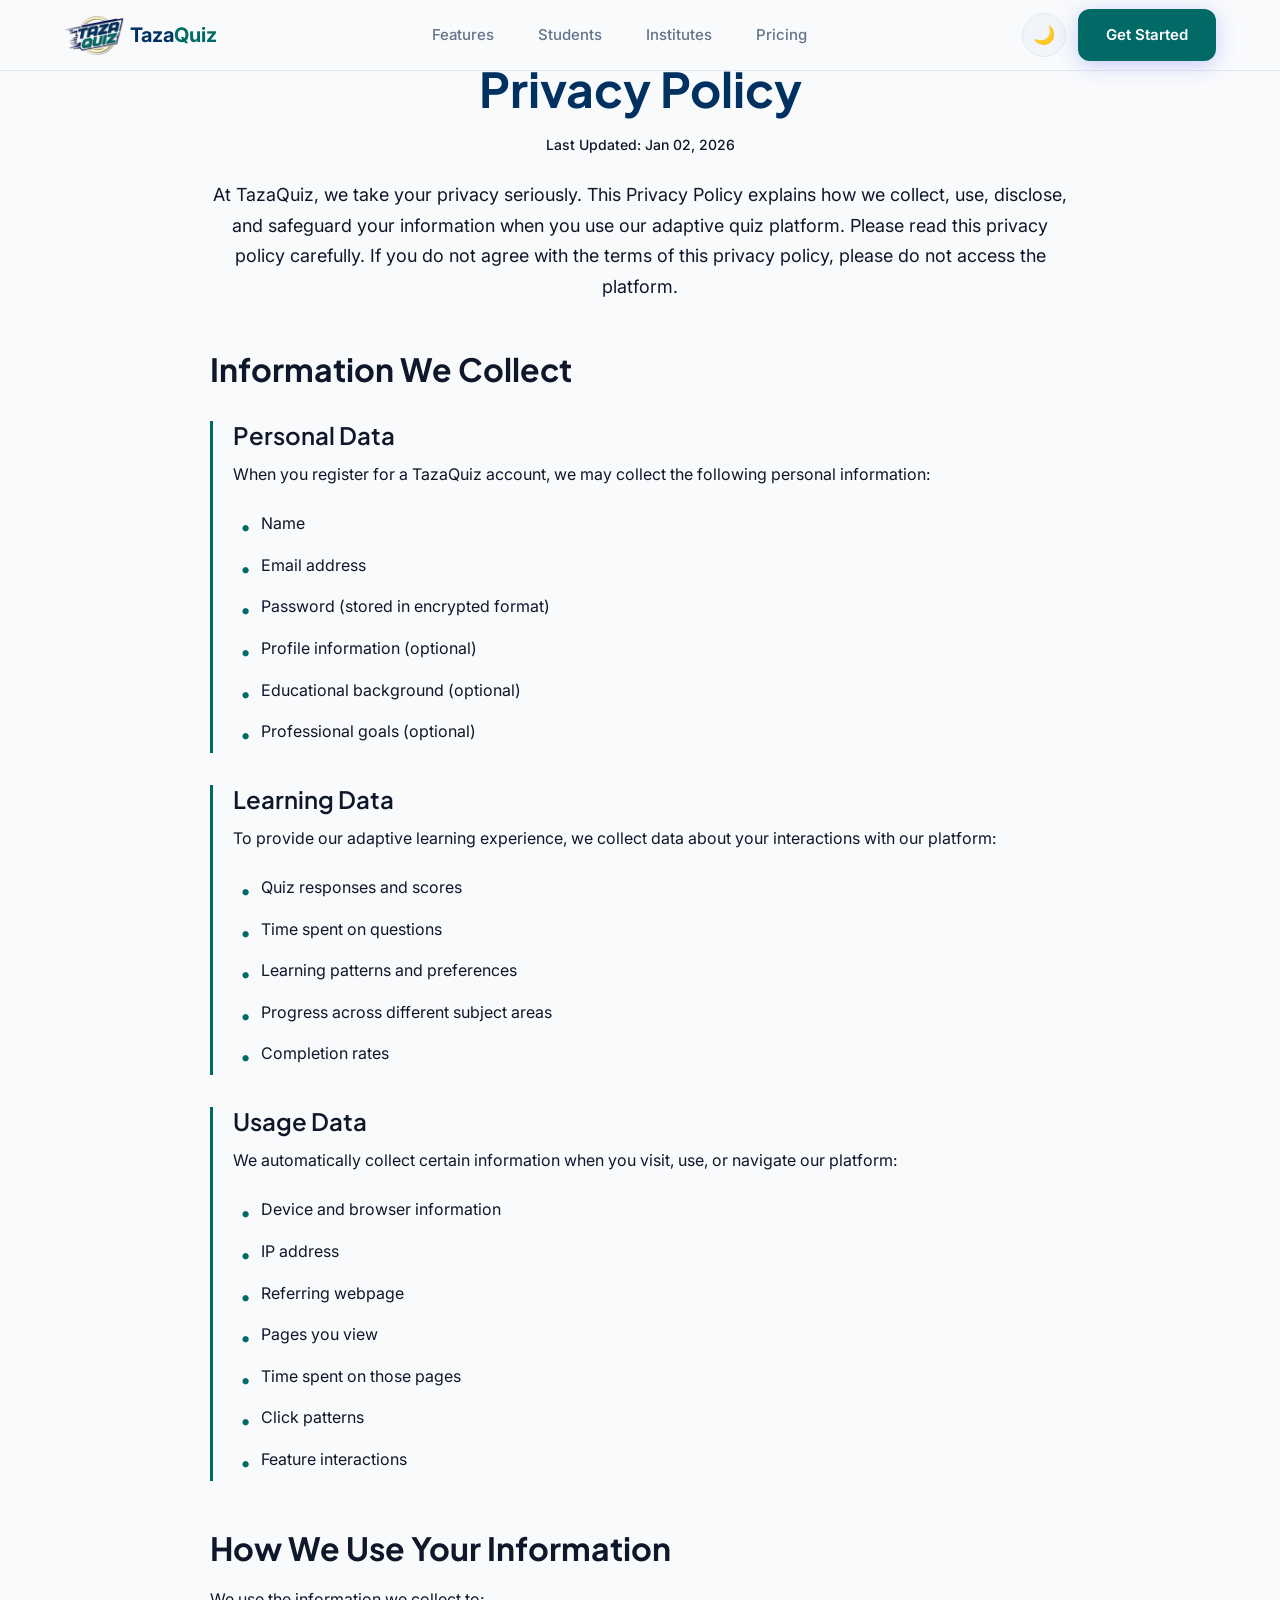
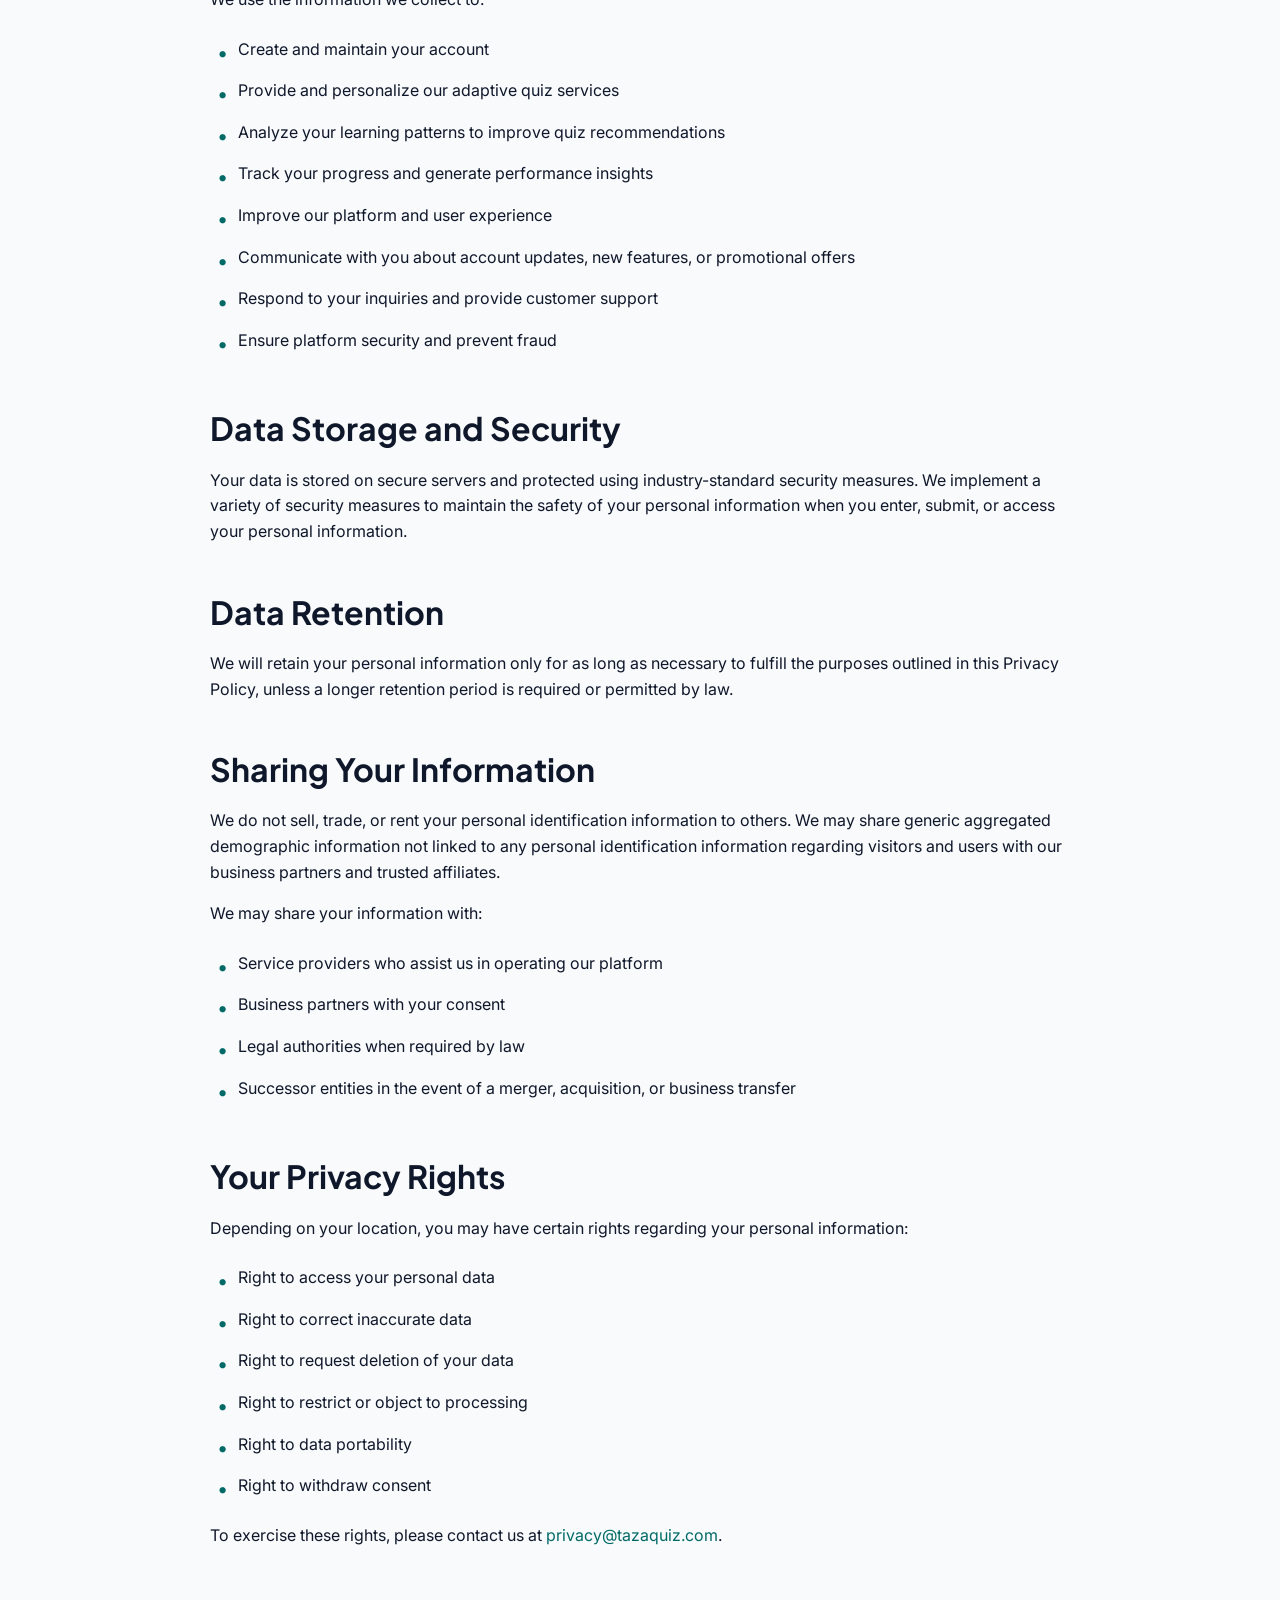
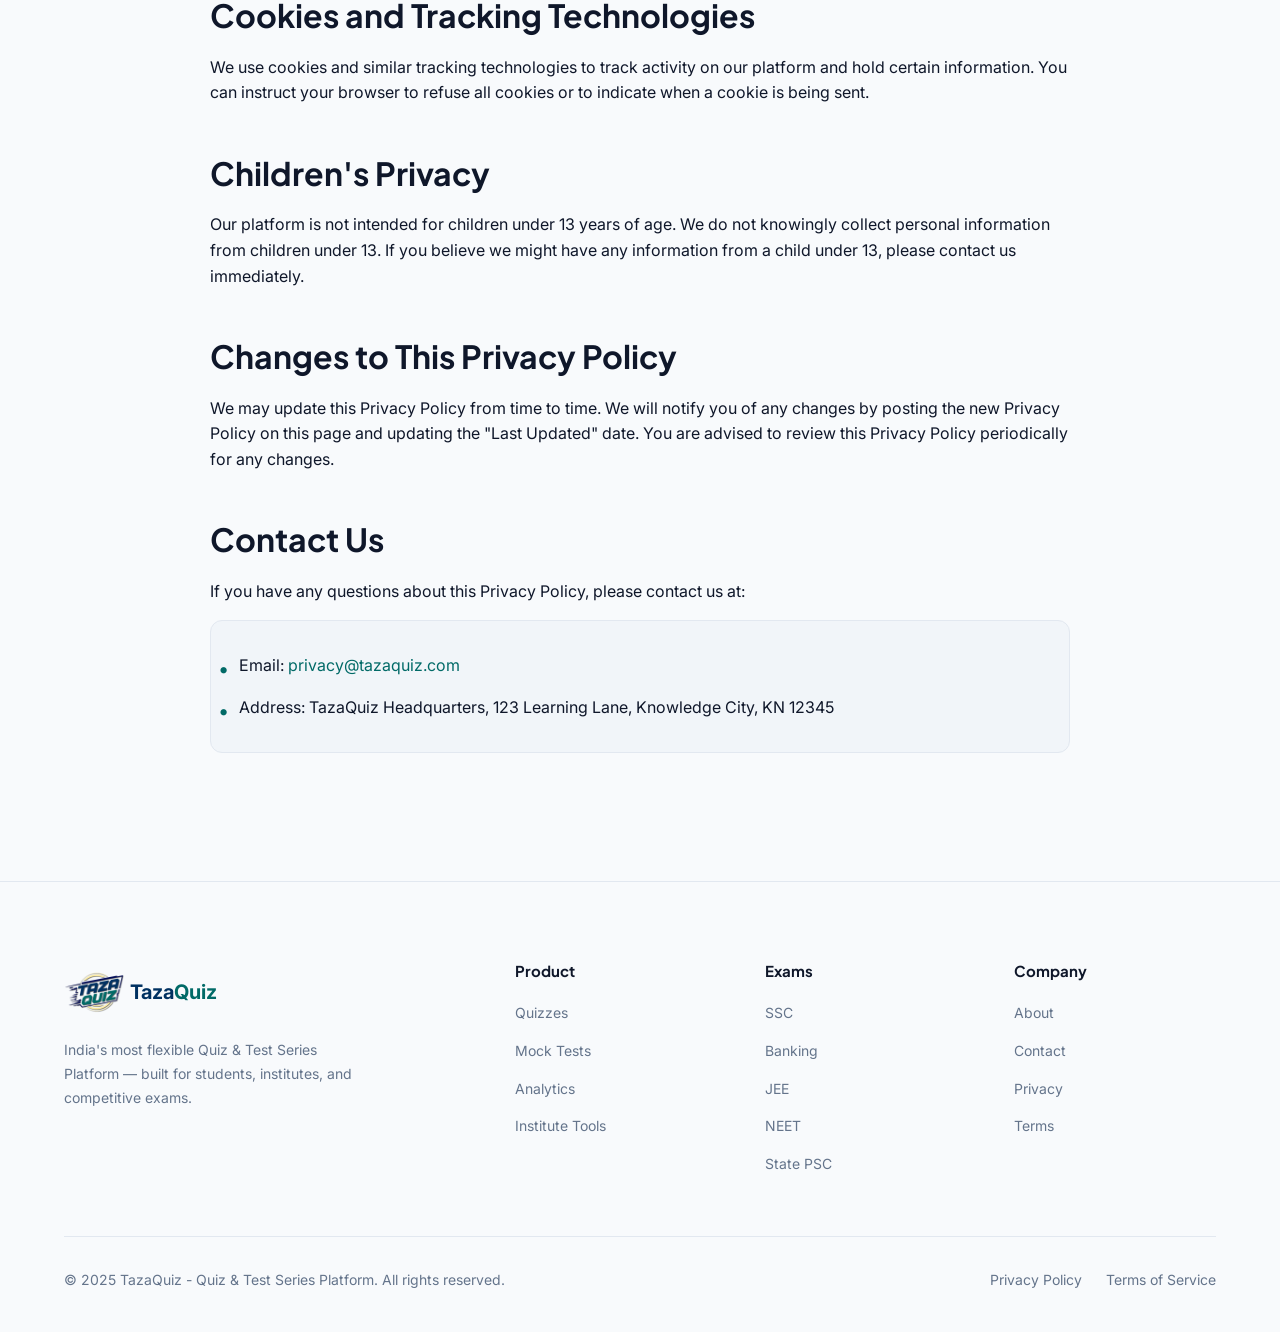
<file: privacy_policy.html>
<!DOCTYPE html>
<html lang="en">
<head>
    <meta charset="UTF-8">
    <meta name="viewport" content="width=device-width, initial-scale=1.0">
    <title>Privacy Policy - TazaQuiz</title>

    <!-- Social Media Share -->
    <meta property="og:title" content="Privacy Policy - TazaQuiz" />
    <meta property="og:site_name" content="TazaQuiz" />
    <meta property="og:url" content="https://tazaquiz.com/privacy" />
    <meta property="og:description" content="Read TazaQuiz's privacy policy to understand how we collect, use, and protect your information." />
    <meta property="og:type" content="website" />
    <meta property="og:image" content="https://tazaquiz.com/assets/logo.png" />

    <!-- Twitter Cards -->
    <meta name="twitter:card" content="summary_large_image" />
    <meta name="twitter:title" content="Privacy Policy - TazaQuiz" />
    <meta name="twitter:description" content="Learn about TazaQuiz's commitment to protecting your privacy and data." />
    <meta name="twitter:site" content="@TazaQuiz" />
    <meta name="twitter:image" content="https://tazaquiz.com/assets/logo.png" />

    <!-- Favicon -->
    <link rel="apple-touch-icon" sizes="180x180" href="/assets/180.png">
    <link rel="icon" type="image/png" sizes="32x32" href="/assets/32.png">
    <link rel="icon" type="image/png" sizes="16x16" href="/assets/16.png">
    <link rel="manifest" href="/site.webmanifest">
    
    <!-- Browser Theme Colors -->
    <meta name="msapplication-TileColor" content="#003161">
    <meta name="theme-color" content="#003161">

    <meta name="description" content="TazaQuiz Privacy Policy - Learn how we collect, use, and protect your personal information.">
    
    <link rel="preconnect" href="https://fonts.googleapis.com">
    <link rel="preconnect" href="https://fonts.gstatic.com" crossorigin>
    <link href="https://fonts.googleapis.com/css2?family=Inter:wght@400;500;600;700;800&family=Plus+Jakarta+Sans:wght@600;700;800&display=swap" rel="stylesheet">
    <link href="./libs/styles.css" rel="stylesheet" />
    
    <style>
        /* Privacy Policy Specific Styles Only */
        .privacy-container {
            max-width: 900px;
            margin: 0 auto;
            padding: 60px 20px 80px;
        }

        .privacy-header {
            margin-bottom: 48px;
            text-align: center;
        }

        .privacy-header h1 {
            font-size: 48px;
            font-family: 'Plus Jakarta Sans', sans-serif;
            color: var(--primary-dark);
            margin-bottom: 16px;
            line-height: 1.2;
        }

        [data-theme="dark"] .privacy-header h1 {
            color: var(--primary);
        }

        .last-updated {
            color: var(--text-light);
            font-size: 14px;
            margin-bottom: 24px;
            font-weight: 500;
        }

        .privacy-header > p:last-child {
            color: var(--text-light);
            font-size: 18px;
            line-height: 1.7;
        }

        .privacy-section {
            margin-bottom: 48px;
        }

        .privacy-section h2 {
            font-size: 32px;
            font-family: 'Plus Jakarta Sans', sans-serif;
            color: var(--text);
            margin-bottom: 20px;
            font-weight: 700;
        }

        .privacy-section p {
            color: var(--text-light);
            margin-bottom: 16px;
            font-size: 16px;
        }

        .privacy-section ul {
            list-style: none;
            padding-left: 0;
            margin-bottom: 16px;
        }

        .privacy-section ul li {
            color: var(--text-light);
            padding: 8px 0 8px 28px;
            position: relative;
        }

        .privacy-section ul li:before {
            content: "•";
            color: var(--primary);
            font-weight: bold;
            font-size: 20px;
            position: absolute;
            left: 8px;
        }

        .privacy-subsection {
            margin: 32px 0;
            padding-left: 20px;
            border-left: 3px solid var(--primary);
        }

        .privacy-subsection h3 {
            font-size: 24px;
            font-family: 'Plus Jakarta Sans', sans-serif;
            color: var(--text);
            margin-bottom: 12px;
            font-weight: 600;
        }

        .contact-info {
            background: var(--bg-secondary);
            padding: 24px;
            border-radius: 12px;
            border: 1px solid var(--border);
        }

        .contact-info li {
            padding: 12px 0 12px 28px;
        }

        .privacy-section a {
            color: var(--primary);
            text-decoration: none;
        }

        .privacy-section a:hover {
            text-decoration: underline;
        }

        /* Responsive */
        @media (max-width: 768px) {
            .privacy-header h1 {
                font-size: 36px;
            }

            .privacy-section h2 {
                font-size: 28px;
            }

            .privacy-subsection h3 {
                font-size: 20px;
            }
        }
    </style>
</head>
<body>
    <!-- Header -->
    <header class="header">
        <div class="container">
            <div class="header-inner">
                <a href="#" class="logo">
                    <div class="logo-icon">
                        <img src="./assets/logo.png" alt="" srcset="">
                    </div>
                    <span style="color: var(--primary-dark)">Taza<span style="color: var(--primary)">Quiz</span></span>
                </a>

                <nav class="nav">
                    <a href="#features" class="nav-link">Features</a>
                    <a href="#students" class="nav-link">Students</a>
                    <a href="#institutes" class="nav-link">Institutes</a>
                    <a href="#pricing" class="nav-link">Pricing</a>
                </nav>

                <div class="header-actions">
                    <button class="theme-toggle" onclick="toggleTheme()" aria-label="Toggle theme">
                        <span class="theme-icon">🌙</span>
                    </button>
                    <a href="#" class="btn btn-primary">Get Started</a>
                    <button class="mobile-menu-btn" onclick="toggleMobileMenu()" aria-label="Menu">
                        <span></span>
                        <span></span>
                        <span></span>
                    </button>
                </div>
            </div>

            <nav class="mobile-nav" id="mobileNav">
                <a href="#features">Features</a>
                <a href="#students">Students</a>
                <a href="#institutes">Institutes</a>
                <a href="#pricing">Pricing</a>
                <a href="#">Login</a>
                <a href="#" class="btn btn-primary" style="margin-top: 12px; display: block; text-align: center;">Get Started</a>
            </nav>
        </div>
    </header>

    <!-- Privacy Policy Content -->
    <main class="privacy-container">
        <section class="privacy-header">
            <h1>Privacy Policy</h1>
            <p class="last-updated">Last Updated: Jan 02, 2026</p>
            <p>At TazaQuiz, we take your privacy seriously. This Privacy Policy explains how we collect, use, disclose, and safeguard your information when you use our adaptive quiz platform. Please read this privacy policy carefully. If you do not agree with the terms of this privacy policy, please do not access the platform.</p>
        </section>

        <section class="privacy-section">
            <h2>Information We Collect</h2>

            <div class="privacy-subsection">
                <h3>Personal Data</h3>
                <p>When you register for a TazaQuiz account, we may collect the following personal information:</p>
                <ul>
                    <li>Name</li>
                    <li>Email address</li>
                    <li>Password (stored in encrypted format)</li>
                    <li>Profile information (optional)</li>
                    <li>Educational background (optional)</li>
                    <li>Professional goals (optional)</li>
                </ul>
            </div>

            <div class="privacy-subsection">
                <h3>Learning Data</h3>
                <p>To provide our adaptive learning experience, we collect data about your interactions with our platform:</p>
                <ul>
                    <li>Quiz responses and scores</li>
                    <li>Time spent on questions</li>
                    <li>Learning patterns and preferences</li>
                    <li>Progress across different subject areas</li>
                    <li>Completion rates</li>
                </ul>
            </div>

            <div class="privacy-subsection">
                <h3>Usage Data</h3>
                <p>We automatically collect certain information when you visit, use, or navigate our platform:</p>
                <ul>
                    <li>Device and browser information</li>
                    <li>IP address</li>
                    <li>Referring webpage</li>
                    <li>Pages you view</li>
                    <li>Time spent on those pages</li>
                    <li>Click patterns</li>
                    <li>Feature interactions</li>
                </ul>
            </div>
        </section>

        <section class="privacy-section">
            <h2>How We Use Your Information</h2>
            <p>We use the information we collect to:</p>
            <ul>
                <li>Create and maintain your account</li>
                <li>Provide and personalize our adaptive quiz services</li>
                <li>Analyze your learning patterns to improve quiz recommendations</li>
                <li>Track your progress and generate performance insights</li>
                <li>Improve our platform and user experience</li>
                <li>Communicate with you about account updates, new features, or promotional offers</li>
                <li>Respond to your inquiries and provide customer support</li>
                <li>Ensure platform security and prevent fraud</li>
            </ul>
        </section>

        <section class="privacy-section">
            <h2>Data Storage and Security</h2>
            <p>Your data is stored on secure servers and protected using industry-standard security measures. We implement a variety of security measures to maintain the safety of your personal information when you enter, submit, or access your personal information.</p>
        </section>

        <section class="privacy-section">
            <h2>Data Retention</h2>
            <p>We will retain your personal information only for as long as necessary to fulfill the purposes outlined in this Privacy Policy, unless a longer retention period is required or permitted by law.</p>
        </section>

        <section class="privacy-section">
            <h2>Sharing Your Information</h2>
            <p>We do not sell, trade, or rent your personal identification information to others. We may share generic aggregated demographic information not linked to any personal identification information regarding visitors and users with our business partners and trusted affiliates.</p>
            <p>We may share your information with:</p>
            <ul>
                <li>Service providers who assist us in operating our platform</li>
                <li>Business partners with your consent</li>
                <li>Legal authorities when required by law</li>
                <li>Successor entities in the event of a merger, acquisition, or business transfer</li>
            </ul>
        </section>

        <section class="privacy-section">
            <h2>Your Privacy Rights</h2>
            <p>Depending on your location, you may have certain rights regarding your personal information:</p>
            <ul>
                <li>Right to access your personal data</li>
                <li>Right to correct inaccurate data</li>
                <li>Right to request deletion of your data</li>
                <li>Right to restrict or object to processing</li>
                <li>Right to data portability</li>
                <li>Right to withdraw consent</li>
            </ul>
            <p>To exercise these rights, please contact us at <a href="mailto:privacy@tazaquiz.com">privacy@tazaquiz.com</a>.</p>
        </section>

        <section class="privacy-section">
            <h2>Cookies and Tracking Technologies</h2>
            <p>We use cookies and similar tracking technologies to track activity on our platform and hold certain information. You can instruct your browser to refuse all cookies or to indicate when a cookie is being sent.</p>
        </section>

        <section class="privacy-section">
            <h2>Children's Privacy</h2>
            <p>Our platform is not intended for children under 13 years of age. We do not knowingly collect personal information from children under 13. If you believe we might have any information from a child under 13, please contact us immediately.</p>
        </section>

        <section class="privacy-section">
            <h2>Changes to This Privacy Policy</h2>
            <p>We may update this Privacy Policy from time to time. We will notify you of any changes by posting the new Privacy Policy on this page and updating the "Last Updated" date. You are advised to review this Privacy Policy periodically for any changes.</p>
        </section>

        <section class="privacy-section">
            <h2>Contact Us</h2>
            <p>If you have any questions about this Privacy Policy, please contact us at:</p>
            <ul class="contact-info">
                <li>Email: <a href="mailto:privacy@tazaquiz.com">privacy@tazaquiz.com</a></li>
                <li>Address: TazaQuiz Headquarters, 123 Learning Lane, Knowledge City, KN 12345</li>
            </ul>
        </section>
    </main>

    <!-- Footer -->
    <footer class="footer">
        <div class="container">
            <div class="footer-grid">
                <div class="footer-brand">
                    <a href="#" class="logo">
                        <div class="logo-icon">
                            <img src="./assets/logo.png" alt="" srcset="">
                        </div>
                        <span style="color: var(--primary-dark)">Taza<span style="color: var(--primary)">Quiz</span></span>
                    </a>
                    <p>India's most flexible Quiz & Test Series Platform — built for students, institutes, and competitive exams.</p>
                </div>

                <div>
                    <h4 class="footer-title">Product</h4>
                    <ul class="footer-links">
                        <li><a href="#">Quizzes</a></li>
                        <li><a href="#">Mock Tests</a></li>
                        <li><a href="#">Analytics</a></li>
                        <li><a href="#">Institute Tools</a></li>
                    </ul>
                </div>

                <div>
                    <h4 class="footer-title">Exams</h4>
                    <ul class="footer-links">
                        <li><a href="#">SSC</a></li>
                        <li><a href="#">Banking</a></li>
                        <li><a href="#">JEE</a></li>
                        <li><a href="#">NEET</a></li>
                        <li><a href="#">State PSC</a></li>
                    </ul>
                </div>

                <div>
                    <h4 class="footer-title">Company</h4>
                    <ul class="footer-links">
                        <li><a href="#">About</a></li>
                        <li><a href="#">Contact</a></li>
                        <li><a href="#">Privacy</a></li>
                        <li><a href="#">Terms</a></li>
                    </ul>
                </div>
            </div>

            <div class="footer-bottom">
                <p class="footer-copyright">© 2025 TazaQuiz - Quiz & Test Series Platform. All rights reserved.</p>
                <div class="footer-legal">
                    <a href="#">Privacy Policy</a>
                    <a href="#">Terms of Service</a>
                </div>
            </div>
        </div>
    </footer>

    <script src="./libs/scripts.js"></script>
</body>
</html>
</file>
<file: libs/styles.css>
/* ========== CSS Variables & Reset ========== */
:root {
    /* 003161, 016a67, 000b58, fdeb9e */
    --bg: #f8fafc;
    --bg-secondary: #f1f5f9;
    --text: #0f172a;
    --text-muted: #64748b;
    --primary: #016a67;
    --primary-light: #016A67; /* teal – active, modern */
    --primary-dark: #003161; 
    --accent: #f59e0b;
    --accent-dark: #d97706;
    --success: #22c55e;
    --card: #ffffff;
    --border: #e2e8f0;
    --shadow: rgba(15, 23, 42, 0.08);
    --gradient-primary: linear-gradient(135deg, #003161 0%, #016A67 100%);
    --gradient-accent: linear-gradient(135deg, #016A67 0%, #FDEB9E 100%);
    --radius: 12px;
    --transition: all 0.3s ease;
}

.dark {
    --bg: #0f172a;
    --bg-secondary: #1e293b;
    --text: #f1f5f9;
    --text-muted: #94a3b8;
    --card: #1e293b;
    --border: #334155;
    --shadow: rgba(0, 0, 0, 0.3);
}

*,
*::before,
*::after {
    margin: 0;
    padding: 0;
    box-sizing: border-box;
}

html {
    scroll-behavior: smooth;
}

body {
    font-family: 'Inter', -apple-system, BlinkMacSystemFont, sans-serif;
    background: var(--bg);
    color: var(--text);
    line-height: 1.6;
    transition: var(--transition);
}

h1,
h2,
h3,
h4,
h5,
h6 {
    font-family: 'Plus Jakarta Sans', 'Inter', sans-serif;
    line-height: 1.2;
}

a {
    text-decoration: none;
    color: inherit;
}

img {
    max-width: 100%;
    height: auto;
}

/* ========== Utilities ========== */
.container {
    max-width: 1200px;
    margin: 0 auto;
    padding: 0 24px;
}

.gradient-text {
    background: var(--gradient-primary);
    -webkit-background-clip: text;
    -webkit-text-fill-color: transparent;
    background-clip: text;
}

.btn {
    display: inline-flex;
    align-items: center;
    justify-content: center;
    gap: 8px;
    padding: 14px 28px;
    font-size: 15px;
    font-weight: 600;
    border-radius: var(--radius);
    border: none;
    cursor: pointer;
    transition: var(--transition);
}

.btn-primary {
    background: var(--primary);
    color: white !important;
    box-shadow: 0 4px 20px rgba(99, 102, 241, 0.3);
}

.btn-primary:hover {
    transform: translateY(-2px);
    box-shadow: 0 8px 30px rgba(99, 102, 241, 0.4);
}

.btn-secondary {
    background: var(--card);
    color: var(--text);
    border: 2px solid var(--border);
}

.btn-secondary:hover {
    border-color: var(--primary);
    background: var(--bg-secondary);
}

.btn-accent {
    background: var(--gradient-accent);
    color: white;
    box-shadow: 0 4px 20px rgba(245, 158, 11, 0.3);
}

.btn-accent:hover {
    transform: translateY(-2px);
    box-shadow: 0 8px 30px rgba(245, 158, 11, 0.4);
}

.btn-lg {
    padding: 18px 36px;
    font-size: 17px;
}

.section {
    padding: 50px 0;
}

.section-alt {
    background: var(--bg-secondary);
}

.section-header {
    text-align: center;
    max-width: 700px;
    margin: 0 auto 60px;
}

.section-badge {
    display: inline-flex;
    align-items: center;
    gap: 8px;
    padding: 8px 16px;
    background: rgba(99, 102, 241, 0.1);
    color: var(--primary);
    font-size: 14px;
    font-weight: 600;
    border-radius: 50px;
    margin-bottom: 16px;
}

.section-title {
    font-size: clamp(32px, 5vw, 48px);
    font-weight: 800;
    margin-bottom: 16px;
}

.section-desc {
    font-size: 18px;
    color: var(--text-muted);
}

/* ========== Animations ========== */
@keyframes fadeUp {
    from {
        opacity: 0;
        transform: translateY(30px);
    }

    to {
        opacity: 1;
        transform: translateY(0);
    }
}

@keyframes float {

    0%,
    100% {
        transform: translateY(0);
    }

    50% {
        transform: translateY(-10px);
    }
}

@keyframes pulse {

    0%,
    100% {
        opacity: 1;
        transform: scale(1);
    }

    50% {
        opacity: 0.7;
        transform: scale(1.1);
    }
}

.animate-fade-up {
    opacity: 0;
    animation: fadeUp 0.6s ease forwards;
}

.animate-float {
    animation: float 3s ease-in-out infinite;
}

.delay-1 {
    animation-delay: 0.1s;
}

.delay-2 {
    animation-delay: 0.2s;
}

.delay-3 {
    animation-delay: 0.3s;
}

.delay-4 {
    animation-delay: 0.4s;
}

.delay-5 {
    animation-delay: 0.5s;
}

/* ========== Header ========== */
.header {
    position: fixed;
    top: 0;
    left: 0;
    right: 0;
    z-index: 1000;
    background: rgba(248, 250, 252, 0.8);
    backdrop-filter: blur(20px);
    border-bottom: 1px solid var(--border);
    transition: var(--transition);
}

.dark .header {
    background: rgba(15, 23, 42, 0.8);
}

.header-inner {
    display: flex;
    align-items: center;
    justify-content: space-between;
    height: 70px;
}

.logo {
    display: flex;
    align-items: center;
    gap: 6px;
    font-size: 20px;
    font-weight: 700;
}

.logo-icon {
    width: 60px;
    height: 60px;
    /* background: var(--gradient-primary); */
    border-radius: 10px;
    display: flex;
    align-items: center;
    justify-content: center;
    color: white;
    font-size: 20px;
}

.nav {
    display: flex;
    align-items: center;
    gap: 8px;
}

.nav-link {
    padding: 10px 18px;
    font-size: 15px;
    font-weight: 500;
    color: var(--text-muted);
    border-radius: 8px;
    transition: var(--transition);
}

.nav-link:hover {
    color: var(--text);
    background: var(--bg-secondary);
}

.header-actions {
    display: flex;
    align-items: center;
    gap: 12px;
}

.theme-toggle {
    width: 44px;
    height: 44px;
    background: var(--bg-secondary);
    border: 1px solid var(--border);
    border-radius: 50%;
    display: flex;
    align-items: center;
    justify-content: center;
    cursor: pointer;
    transition: var(--transition);
    font-size: 18px;
}

.theme-toggle:hover {
    background: var(--card);
    border-color: var(--primary);
}

.mobile-menu-btn {
    display: none;
    width: 44px;
    height: 44px;
    background: transparent;
    border: none;
    cursor: pointer;
    flex-direction: column;
    align-items: center;
    justify-content: center;
    gap: 5px;
}

.mobile-menu-btn span {
    width: 24px;
    height: 2px;
    background: var(--text);
    border-radius: 2px;
    transition: var(--transition);
}

.mobile-nav {
    display: none;
    position: absolute;
    top: 100%;
    left: 0;
    right: 0;
    background: var(--card);
    border-bottom: 1px solid var(--border);
    padding: 20px;
}

.mobile-nav.active {
    display: block;
}

.mobile-nav a {
    display: block;
    padding: 12px 16px;
    font-weight: 500;
    color: var(--text-muted);
    border-radius: 8px;
}

.mobile-nav a:hover {
    background: var(--bg-secondary);
    color: var(--text);
}

@media (max-width: 768px) {

    .nav,
    .header-actions .btn {
        display: none;
    }

    .mobile-menu-btn {
        display: flex;
    }
}

/* ========== Hero Section ========== */
.hero {
    padding: 110px 0 100px;
    text-align: center;
    position: relative;
    overflow: hidden;
}

.hero::before {
    content: '';
    position: absolute;
    top: 0;
    left: 0;
    right: 0;
    bottom: 0;
    background: linear-gradient(180deg, rgba(99, 102, 241, 0.05) 0%, transparent 100%);
    z-index: -1;
}

.hero-blob {
    position: absolute;
    border-radius: 50%;
    filter: blur(80px);
    opacity: 0.5;
    z-index: -1;
}

.hero-blob-1 {
    width: 400px;
    height: 400px;
    background: rgba(99, 102, 241, 0.2);
    top: 10%;
    left: 5%;
    animation: float 4s ease-in-out infinite;
}

.hero-blob-2 {
    width: 300px;
    height: 300px;
    background: rgba(245, 158, 11, 0.2);
    bottom: 20%;
    right: 10%;
    animation: float 5s ease-in-out infinite;
    animation-delay: 1s;
}

.hero-badge {
    display: inline-flex;
    align-items: center;
    gap: 8px;
    padding: 10px 20px;
    background: rgba(99, 102, 241, 0.1);
    border: 1px solid rgba(99, 102, 241, 0.2);
    border-radius: 50px;
    font-size: 14px;
    font-weight: 600;
    color: var(--primary);
    margin-bottom: 24px;
}

.hero-badge::before {
    content: '';
    width: 8px;
    height: 8px;
    background: var(--primary);
    border-radius: 50%;
    animation: pulse 2s ease-in-out infinite;
}

.hero-title {
    font-size: clamp(40px, 7vw, 72px);
    font-weight: 800;
    line-height: 1.1;
    margin-bottom: 24px;
}

.hero-desc {
    font-size: clamp(18px, 2.5vw, 22px);
    color: var(--text-muted);
    max-width: 700px;
    margin: 0 auto 32px;
}

.hero-features {
    display: flex;
    flex-wrap: wrap;
    justify-content: center;
    gap: 12px;
    margin-bottom: 40px;
}

.hero-feature {
    display: flex;
    align-items: center;
    gap: 8px;
    padding: 10px 18px;
    background: rgba(34, 197, 94, 0.1);
    border: 1px solid rgba(34, 197, 94, 0.2);
    border-radius: 50px;
    font-size: 14px;
    font-weight: 500;
}

.hero-feature svg {
    width: 18px;
    height: 18px;
    color: var(--success);
}

.hero-buttons {
    display: flex;
    flex-wrap: wrap;
    justify-content: center;
    gap: 16px;
    margin-bottom: 60px;
}

.hero-trust {
    color: var(--text-muted);
    font-size: 14px;
    margin-bottom: 16px;
}

.hero-trust-items {
    display: flex;
    flex-wrap: wrap;
    justify-content: center;
    gap: 24px;
}

.hero-trust-item {
    font-size: 14px;
    font-weight: 500;
    color: var(--text-muted);
    transition: var(--transition);
}

.hero-trust-item:hover {
    color: var(--text);
}

/* ========== Features Grid ========== */
.features-grid {
    display: grid;
    grid-template-columns: repeat(auto-fit, minmax(300px, 1fr));
    gap: 24px;
}

.feature-card {
    background: var(--card);
    border: 1px solid var(--border);
    border-radius: 16px;
    padding: 32px;
    transition: var(--transition);
}

.feature-card:hover {
    transform: translateY(-4px);
    box-shadow: 0 20px 40px var(--shadow);
    border-color: var(--primary);
}

.feature-icon {
    width: 56px;
    height: 56px;
    background: var(--gradient-primary);
    border-radius: 14px;
    display: flex;
    align-items: center;
    justify-content: center;
    color: white;
    font-size: 24px;
    margin-bottom: 20px;
}

.feature-title {
    font-size: 20px;
    font-weight: 700;
    margin-bottom: 8px;
}

.feature-desc {
    color: var(--text-muted);
    font-size: 15px;
}

/* ========== Split Section ========== */
.split-section {
    display: grid;
    grid-template-columns: 1fr 1fr;
    gap: 80px;
    align-items: center;
}

@media (max-width: 900px) {
    .split-section {
        grid-template-columns: 1fr;
        gap: 48px;
    }
}

.split-content .section-badge {
    margin-bottom: 16px;
}

.split-title {
    font-size: clamp(28px, 4vw, 42px);
    font-weight: 800;
    margin-bottom: 24px;
}

.feature-list {
    list-style: none;
    margin-bottom: 32px;
}

.feature-list li {
    display: flex;
    align-items: center;
    gap: 12px;
    padding: 8px 0;
    font-size: 17px;
}

.feature-list svg {
    width: 22px;
    height: 22px;
    color: var(--success);
    flex-shrink: 0;
}

.exams-box {
    background: var(--bg-secondary);
    border: 1px solid var(--border);
    border-radius: 16px;
    padding: 24px;
    margin-bottom: 32px;
}

.exams-box h4 {
    font-size: 16px;
    font-weight: 600;
    margin-bottom: 12px;
}

.exam-tags {
    display: flex;
    flex-wrap: wrap;
    gap: 8px;
}

.exam-tag {
    padding: 8px 16px;
    background: var(--card);
    border: 1px solid var(--border);
    border-radius: 50px;
    font-size: 14px;
    font-weight: 500;
}

.split-visual {
    position: relative;
}

.visual-card {
    background: linear-gradient(135deg, rgba(99, 102, 241, 0.05) 0%, rgba(245, 158, 11, 0.05) 100%);
    border: 1px solid var(--border);
    border-radius: 20px;
    padding: 32px;
}

.mock-card {
    background: var(--card);
    border: 1px solid var(--border);
    border-radius: 16px;
    padding: 24px;
    margin-bottom: 16px;
    backdrop-filter: blur(10px);
}

.mock-card-header {
    display: flex;
    justify-content: space-between;
    align-items: center;
    margin-bottom: 12px;
}

.mock-card-label {
    font-size: 13px;
    color: var(--text-muted);
}

.mock-card-badge {
    padding: 4px 12px;
    background: rgba(34, 197, 94, 0.1);
    color: var(--success);
    font-size: 12px;
    font-weight: 600;
    border-radius: 50px;
}

.mock-card-title {
    font-size: 18px;
    font-weight: 600;
    margin-bottom: 8px;
}

.mock-card-meta {
    font-size: 14px;
    color: var(--text-muted);
}

.stats-row {
    display: grid;
    grid-template-columns: 1fr 1fr;
    gap: 16px;
}

.stat-card {
    background: var(--card);
    border: 1px solid var(--border);
    border-radius: 12px;
    padding: 20px;
    text-align: center;
}

.stat-value {
    font-size: 28px;
    font-weight: 800;
    background: var(--gradient-primary);
    -webkit-background-clip: text;
    -webkit-text-fill-color: transparent;
}

.stat-label {
    font-size: 13px;
    color: var(--text-muted);
    margin-top: 4px;
}

/* ========== How It Works ========== */
.steps-container {
    position: relative;
}

.steps-line {
    position: absolute;
    top: 60px;
    left: 0;
    right: 0;
    height: 2px;
    background: linear-gradient(90deg, transparent, var(--primary), transparent);
    display: none;
}

@media (min-width: 900px) {
    .steps-line {
        display: block;
    }
}

.steps-grid {
    display: grid;
    grid-template-columns: repeat(auto-fit, minmax(180px, 1fr));
    gap: 32px;
}

.step-card {
    text-align: center;
    position: relative;
}

.step-number {
    position: absolute;
    top: -10px;
    left: -10px;
    width: 32px;
    height: 32px;
    background: var(--gradient-primary);
    color: white;
    font-size: 14px;
    font-weight: 700;
    border-radius: 50%;
    display: flex;
    align-items: center;
    justify-content: center;
    z-index: 10;
}

.step-icon {
    width: 72px;
    height: 72px;
    background: var(--card);
    border: 1px solid var(--border);
    border-radius: 18px;
    display: flex;
    align-items: center;
    justify-content: center;
    font-size: 28px;
    margin: 0 auto 16px;
    transition: var(--transition);
}

.step-card:hover .step-icon {
    border-color: var(--primary);
    box-shadow: 0 10px 30px var(--shadow);
}

.step-title {
    font-size: 17px;
    font-weight: 700;
    margin-bottom: 8px;
}

.step-desc {
    font-size: 14px;
    color: var(--text-muted);
}

/* ========== Analytics Section ========== */
.analytics-list {
    display: flex;
    flex-direction: column;
    gap: 16px;
}

.analytics-item {
    display: flex;
    align-items: flex-start;
    gap: 16px;
}

.analytics-icon {
    width: 44px;
    height: 44px;
    background: rgba(34, 197, 94, 0.1);
    border-radius: 10px;
    display: flex;
    align-items: center;
    justify-content: center;
    color: var(--success);
    font-size: 20px;
    flex-shrink: 0;
}

.analytics-title {
    font-size: 16px;
    font-weight: 600;
    margin-bottom: 4px;
}

.analytics-desc {
    font-size: 14px;
    color: var(--text-muted);
}

.chart-card {
    background: var(--card);
    border: 1px solid var(--border);
    border-radius: 16px;
    padding: 28px;
}

.chart-title {
    font-size: 18px;
    font-weight: 700;
    margin-bottom: 24px;
}

.progress-bar-container {
    margin-bottom: 16px;
}

.progress-label {
    display: flex;
    justify-content: space-between;
    font-size: 14px;
    margin-bottom: 8px;
}

.progress-label span:last-child {
    font-weight: 600;
}

.progress-track {
    height: 8px;
    background: var(--bg-secondary);
    border-radius: 4px;
    overflow: hidden;
}

.progress-fill {
    height: 100%;
    border-radius: 4px;
    transition: width 1s ease;
}

.progress-fill.primary {
    background: var(--gradient-primary);
}

.progress-fill.accent {
    background: var(--gradient-accent);
}

.progress-fill.success {
    background: var(--success);
}

.mini-stats {
    display: grid;
    grid-template-columns: 1fr 1fr;
    gap: 16px;
    padding-top: 20px;
    border-top: 1px solid var(--border);
    margin-top: 20px;
}

.mini-stat {
    text-align: center;
}

.mini-stat-value {
    font-size: 24px;
    font-weight: 800;
    background: var(--gradient-primary);
    -webkit-background-clip: text;
    -webkit-text-fill-color: transparent;
}

.mini-stat-label {
    font-size: 12px;
    color: var(--text-muted);
}

/* ========== Platform Features ========== */
.platform-grid {
    display: grid;
    grid-template-columns: repeat(auto-fit, minmax(150px, 1fr));
    gap: 20px;
}

.platform-card {
    background: var(--card);
    border: 1px solid var(--border);
    border-radius: 16px;
    padding: 28px 20px;
    text-align: center;
    transition: var(--transition);
}

.platform-card:hover {
    border-color: var(--primary);
    transform: translateY(-4px);
    box-shadow: 0 15px 30px var(--shadow);
}

.platform-icon {
    width: 52px;
    height: 52px;
    background: rgba(99, 102, 241, 0.1);
    border-radius: 14px;
    display: flex;
    align-items: center;
    justify-content: center;
    margin: 0 auto 12px;
    font-size: 24px;
    transition: var(--transition);
}

.platform-card:hover .platform-icon {
    background: var(--gradient-primary);
    transform: scale(1.1);
}

.platform-card:hover .platform-icon span {
    filter: brightness(10);
}

.platform-title {
    font-size: 14px;
    font-weight: 700;
    margin-bottom: 4px;
}

.platform-desc {
    font-size: 12px;
    color: var(--text-muted);
}

/* ========== Testimonials ========== */
.testimonials-grid {
    display: grid;
    grid-template-columns: repeat(auto-fit, minmax(320px, 1fr));
    gap: 24px;
}

.testimonial-card {
    background: var(--card);
    border: 1px solid var(--border);
    border-radius: 20px;
    padding: 32px;
    position: relative;
    transition: var(--transition);
}

.testimonial-card:hover {
    transform: translateY(-4px);
    box-shadow: 0 20px 40px var(--shadow);
    border-color: var(--primary);
}

.testimonial-quote-icon {
    position: absolute;
    top: 24px;
    right: 24px;
    font-size: 48px;
    color: var(--primary);
    opacity: 0.1;
}

.testimonial-stars {
    display: flex;
    gap: 4px;
    margin-bottom: 16px;
}

.testimonial-stars span {
    color: var(--accent);
    font-size: 16px;
}

.testimonial-text {
    font-size: 17px;
    line-height: 1.7;
    margin-bottom: 24px;
}

.testimonial-author {
    display: flex;
    align-items: center;
    gap: 12px;
}

.testimonial-avatar {
    width: 44px;
    height: 44px;
    background: var(--gradient-primary);
    border-radius: 50%;
    display: flex;
    align-items: center;
    justify-content: center;
    color: white;
    font-weight: 700;
    font-size: 16px;
}

.testimonial-name {
    font-weight: 600;
    font-size: 15px;
}

.testimonial-role {
    font-size: 13px;
    color: var(--text-muted);
}

/* ========== Pricing ========== */
.pricing-grid {
    display: grid;
    grid-template-columns: repeat(auto-fit, minmax(300px, 1fr));
    gap: 24px;
    max-width: 1000px;
    margin: 0 auto;
}

.pricing-card {
    background: var(--card);
    border: 1px solid var(--border);
    border-radius: 20px;
    padding: 36px;
    position: relative;
    transition: var(--transition);
}

.pricing-card:hover {
    box-shadow: 0 20px 40px var(--shadow);
}

.pricing-card.popular {
    border-color: var(--primary);
    transform: scale(1.02);
    box-shadow: 0 20px 40px rgba(99, 102, 241, 0.15);
}

.pricing-popular-badge {
    position: absolute;
    top: -12px;
    left: 50%;
    transform: translateX(-50%);
    padding: 6px 20px;
    background: var(--gradient-primary);
    color: white;
    font-size: 12px;
    font-weight: 700;
    border-radius: 50px;
}

.pricing-name {
    font-size: 22px;
    font-weight: 800;
    margin-bottom: 4px;
}

.pricing-desc {
    font-size: 14px;
    color: var(--text-muted);
    margin-bottom: 20px;
}

.pricing-price {
    margin-bottom: 28px;
}

.pricing-amount {
    font-size: 40px;
    font-weight: 800;
}

.pricing-period {
    font-size: 15px;
    color: var(--text-muted);
}

.pricing-features {
    list-style: none;
    margin-bottom: 28px;
}

.pricing-features li {
    display: flex;
    align-items: center;
    gap: 10px;
    padding: 10px 0;
    font-size: 15px;
}

.pricing-features svg {
    width: 18px;
    height: 18px;
    color: var(--success);
}

.pricing-card .btn {
    width: 100%;
}

/* ========== CTA Section ========== */
.cta-section {
    background: var(--gradient-primary);
    padding: 100px 0;
    text-align: center;
    position: relative;
    overflow: hidden;
}

.cta-section::before,
.cta-section::after {
    content: '';
    position: absolute;
    border-radius: 50%;
    background: rgba(255, 255, 255, 0.1);
    filter: blur(60px);
}

.cta-section::before {
    width: 300px;
    height: 300px;
    top: -100px;
    left: -100px;
}

.cta-section::after {
    width: 400px;
    height: 400px;
    bottom: -150px;
    right: -150px;
}

.cta-title {
    font-size: clamp(28px, 5vw, 48px);
    font-weight: 800;
    color: white;
    margin-bottom: 16px;
    position: relative;
}

.cta-desc {
    font-size: 20px;
    color: rgba(255, 255, 255, 0.8);
    margin-bottom: 36px;
    position: relative;
}

.cta-buttons {
    display: flex;
    flex-wrap: wrap;
    justify-content: center;
    gap: 16px;
    position: relative;
}

.cta-buttons .btn-light {
    background: white;
    color: var(--primary);
    box-shadow: 0 4px 20px rgba(0, 0, 0, 0.15);
}

.cta-buttons .btn-light:hover {
    transform: translateY(-2px);
    box-shadow: 0 8px 30px rgba(0, 0, 0, 0.2);
}

.cta-buttons .btn-outline-light {
    background: rgba(255, 255, 255, 0.1);
    color: white;
    border: 2px solid rgba(255, 255, 255, 0.3);
    backdrop-filter: blur(10px);
}

.cta-buttons .btn-outline-light:hover {
    background: rgba(255, 255, 255, 0.2);
    border-color: rgba(255, 255, 255, 0.5);
}

/* ========== Footer ========== */
.footer {
    padding: 80px 0 40px;
    border-top: 1px solid var(--border);
}

.footer-grid {
    display: grid;
    grid-template-columns: 2fr 1fr 1fr 1fr;
    gap: 48px;
    margin-bottom: 48px;
}

@media (max-width: 768px) {
    .footer-grid {
        grid-template-columns: 1fr 1fr;
    }
}

@media (max-width: 480px) {
    .footer-grid {
        grid-template-columns: 1fr;
    }
}

.footer-brand {
    max-width: 300px;
}

.footer-brand .logo {
    margin-bottom: 16px;
}

.footer-brand p {
    font-size: 14px;
    color: var(--text-muted);
    line-height: 1.7;
}

.footer-title {
    font-size: 15px;
    font-weight: 700;
    margin-bottom: 20px;
}

.footer-links {
    list-style: none;
}

.footer-links li {
    margin-bottom: 12px;
}

.footer-links a {
    font-size: 14px;
    color: var(--text-muted);
    transition: var(--transition);
}

.footer-links a:hover {
    color: var(--text);
}

.footer-bottom {
    display: flex;
    flex-wrap: wrap;
    justify-content: space-between;
    align-items: center;
    gap: 16px;
    padding-top: 32px;
    border-top: 1px solid var(--border);
}

.footer-copyright {
    font-size: 14px;
    color: var(--text-muted);
}

.footer-legal {
    display: flex;
    gap: 24px;
}

.footer-legal a {
    font-size: 14px;
    color: var(--text-muted);
    transition: var(--transition);
}

.footer-legal a:hover {
    color: var(--text);
}

/* ========== Scroll Animations ========== */
.reveal {
    opacity: 0;
    transform: translateY(30px);
    transition: opacity 0.6s ease, transform 0.6s ease;
}

.reveal.active {
    opacity: 1;
    transform: translateY(0);
}
</file>
